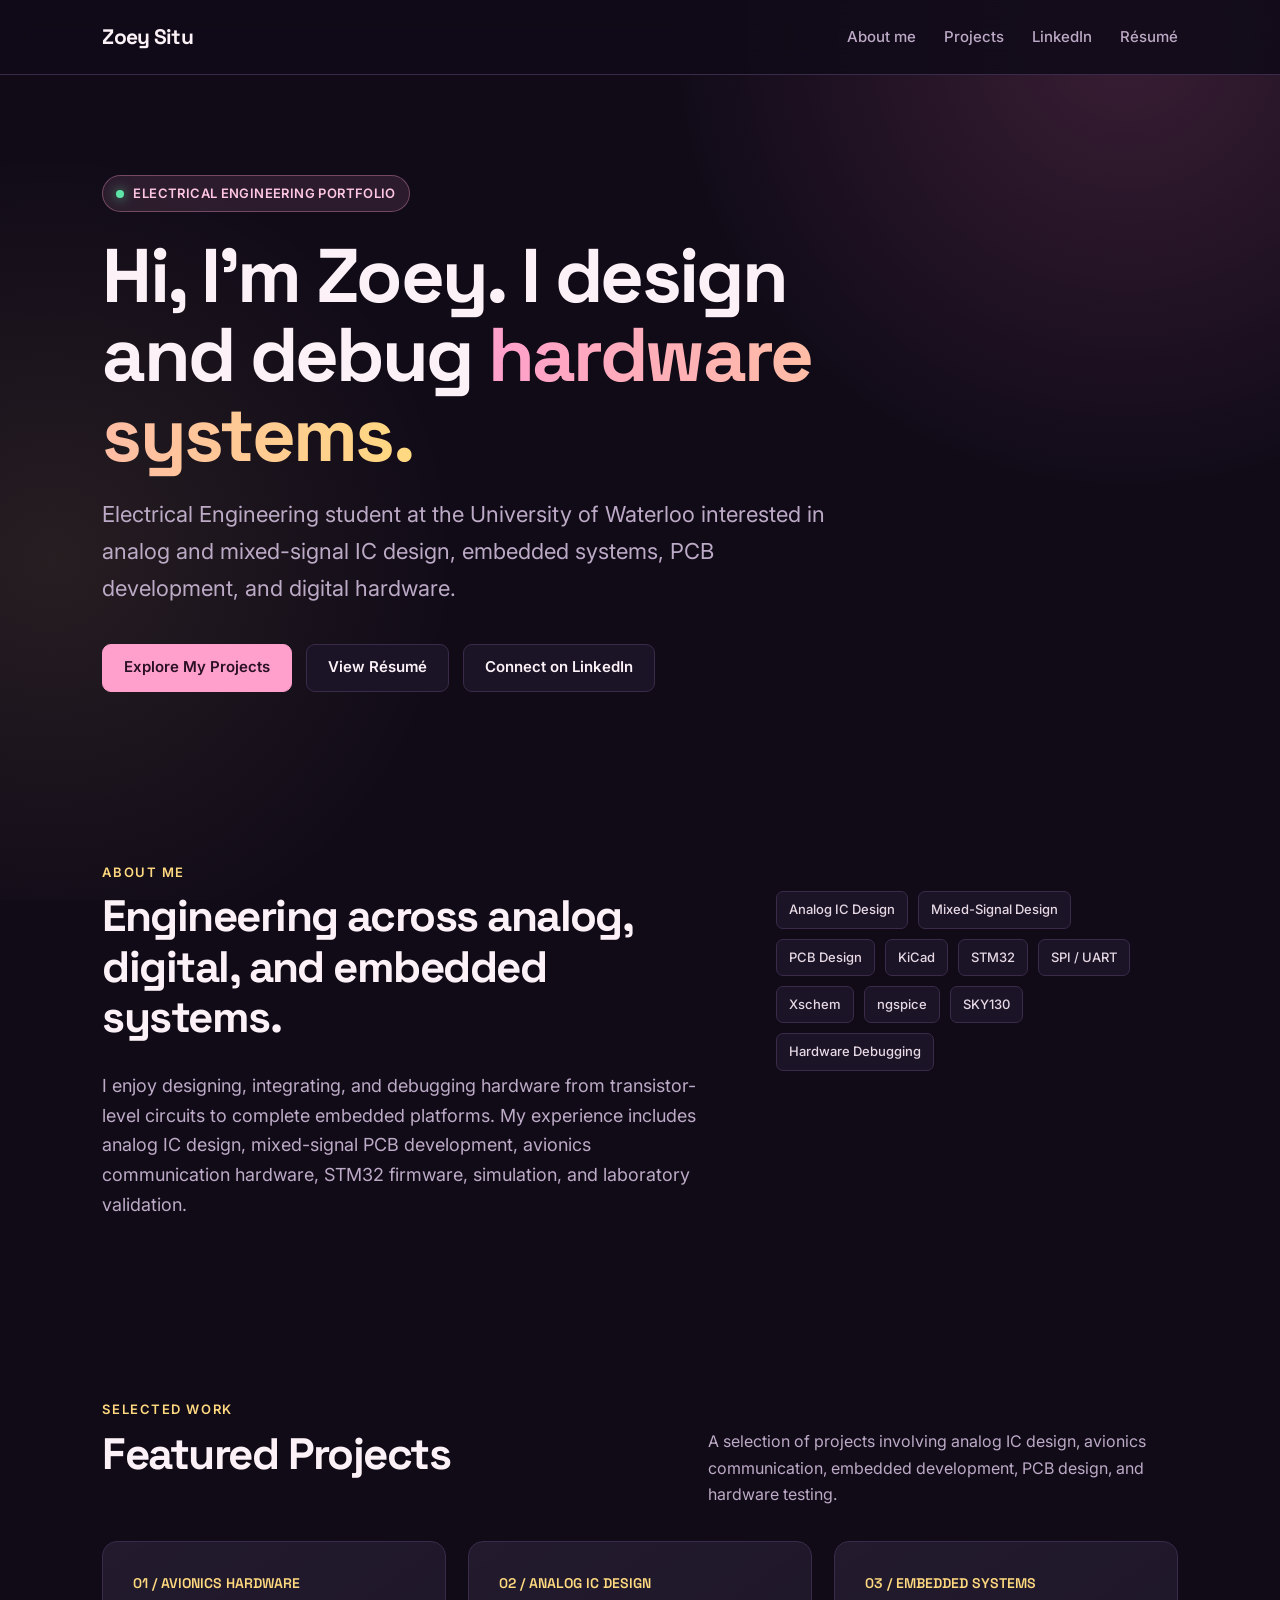
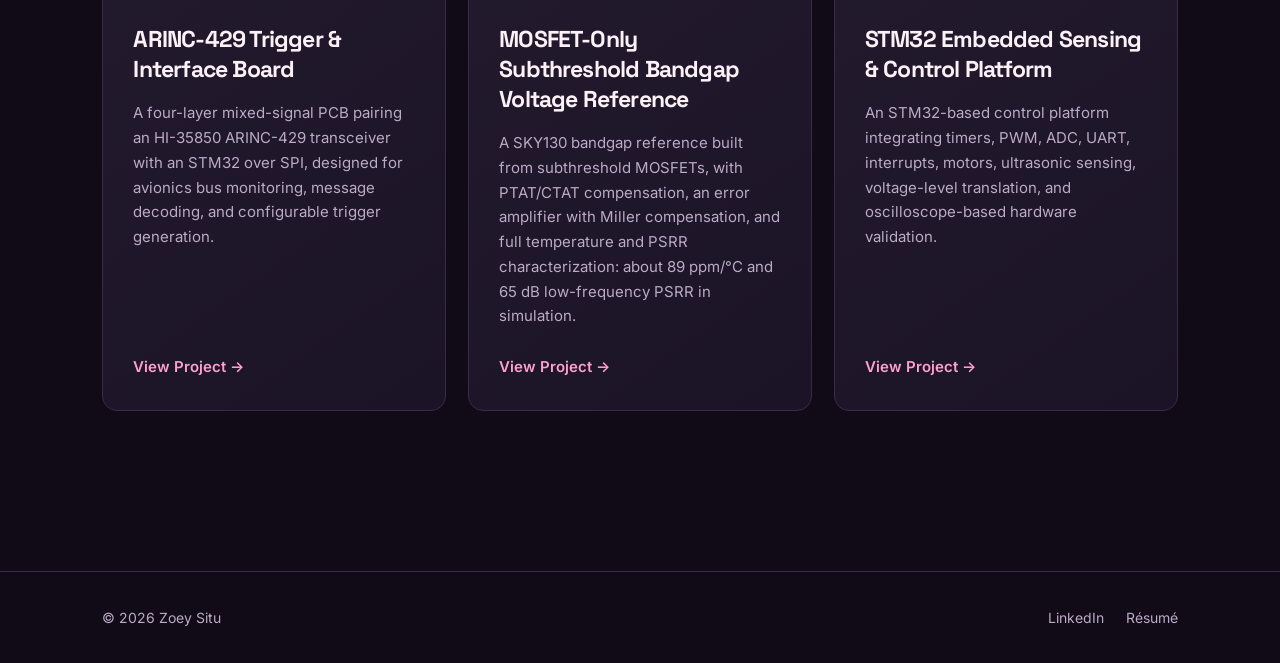
<file: index.html>
<!DOCTYPE html>
<html lang="en" data-theme="pink-yellow">

<head>
  <meta charset="UTF-8">
  <meta name="viewport" content="width=device-width, initial-scale=1.0">

  <meta
    name="description"
    content="Zoey Situ — Electrical Engineering student specializing in analog, mixed-signal, embedded systems, PCB design, and digital hardware."
  >

  <title>Zoey Situ | Electrical Engineering Portfolio</title>

  <!-- Fonts -->
  <link rel="preconnect" href="https://fonts.googleapis.com">
  <link rel="preconnect" href="https://fonts.gstatic.com" crossorigin>
  <link
    href="https://fonts.googleapis.com/css2?family=Inter:wght@400;500;600&family=Space+Grotesk:wght@500;600;700&display=swap"
    rel="stylesheet"
  >

  <!-- Shared styles and colour theme (change data-theme on the <html> tag above) -->
  <link rel="stylesheet" href="styles.css">
</head>

<body class="home">

  <!-- Navigation -->
  <nav>
    <div class="container nav-container">
      <a class="logo" href="index.html">Zoey Situ</a>

      <div class="nav-links">
        <a href="#about">About me</a>
        <a href="#projects">Projects</a>

        <a
          href="https://www.linkedin.com/in/zoeysitu"
          target="_blank"
          rel="noopener noreferrer"
        >
          LinkedIn
        </a>

        <a
          href="Zoey_Situ_Resume.pdf"
          target="_blank"
          rel="noopener noreferrer"
        >
          Résumé
        </a>
      </div>
    </div>
  </nav>

  <main>

    <!-- Hero -->
    <header>
      <div class="container">
        <div class="hero-content">

          <div class="eyebrow">
            <span class="status-dot"></span>
            Electrical Engineering Portfolio
          </div>

          <h1>
            Hi, I'm Zoey.
            I design and debug
            <span class="highlight">hardware systems.</span>
          </h1>

          <p>
            Electrical Engineering student at the University of Waterloo
            interested in analog and mixed-signal IC design, embedded systems,
            PCB development, and digital hardware.
          </p>

          <div class="hero-actions">
            <a class="button button-primary" href="#projects">
              Explore My Projects
            </a>

            <a
              class="button button-secondary"
              href="Zoey_Situ_Resume.pdf"
              target="_blank"
              rel="noopener noreferrer"
            >
              View Résumé
            </a>

            <a
              class="button button-secondary"
              href="https://www.linkedin.com/in/zoeysitu"
              target="_blank"
              rel="noopener noreferrer"
            >
              Connect on LinkedIn
            </a>
          </div>

        </div>
      </div>
    </header>

    <!-- About -->
    <section id="about">
      <div class="container">

        <div class="section-label">About me</div>

        <div class="about-grid">

          <div>
            <h2>Engineering across analog, digital, and embedded systems.</h2>

            <p class="about-text">
              I enjoy designing, integrating, and debugging hardware from
              transistor-level circuits to complete embedded platforms. My
              experience includes analog IC design, mixed-signal PCB development,
              avionics communication hardware, STM32 firmware, simulation, and
              laboratory validation.
            </p>
          </div>

          <div class="skills">
            <span class="skill">Analog IC Design</span>
            <span class="skill">Mixed-Signal Design</span>
            <span class="skill">PCB Design</span>
            <span class="skill">KiCad</span>
            <span class="skill">STM32</span>
            <span class="skill">SPI / UART</span>
            <span class="skill">Xschem</span>
            <span class="skill">ngspice</span>
            <span class="skill">SKY130</span>
            <span class="skill">Hardware Debugging</span>
          </div>

        </div>
      </div>
    </section>

    <!-- Projects -->
    <section id="projects">
      <div class="container">

        <div class="projects-heading">
          <div>
            <div class="section-label">Selected Work</div>
            <h2>Featured Projects</h2>
          </div>

          <p class="projects-intro">
            A selection of projects involving analog IC design, avionics
            communication, embedded development, PCB design, and hardware testing.
          </p>
        </div>

        <div class="projects">

          <!-- ARINC-429 -->
          <article class="card">
            <div class="project-number">01 / AVIONICS HARDWARE</div>

            <h3>ARINC-429 Trigger &amp; Interface Board</h3>

            <p>
              A four-layer mixed-signal PCB pairing an HI-35850 ARINC-429
              transceiver with an STM32 over SPI, designed for avionics bus
              monitoring, message decoding, and configurable trigger generation.
            </p>

            <a href="arinc-429.html">
              View Project →
            </a>
          </article>

          <!-- Bandgap reference -->
          <article class="card">
            <div class="project-number">02 / ANALOG IC DESIGN</div>

            <h3>MOSFET-Only Subthreshold Bandgap Voltage Reference</h3>

            <p>
              A SKY130 bandgap reference built from subthreshold MOSFETs, with
              PTAT/CTAT compensation, an error amplifier with Miller
              compensation, and full temperature and PSRR characterization:
              about 89 ppm/°C and 65 dB low-frequency PSRR in simulation.
            </p>

            <a href="bandgap-reference.html">
              View Project →
            </a>
          </article>

          <!-- Embedded systems -->
          <article class="card">
            <div class="project-number">03 / EMBEDDED SYSTEMS</div>

            <h3>STM32 Embedded Sensing &amp; Control Platform</h3>

            <p>
              An STM32-based control platform integrating timers, PWM, ADC,
              UART, interrupts, motors, ultrasonic sensing, voltage-level
              translation, and oscilloscope-based hardware validation.
            </p>

            <a href="embedded-systems.html">
              View Project →
            </a>
          </article>

        </div>
      </div>
    </section>

  </main>

  <!-- Footer -->
  <footer>
    <div class="container footer-content">

      <span>© 2026 Zoey Situ</span>

      <div class="footer-links">
        <a
          href="https://www.linkedin.com/in/zoeysitu"
          target="_blank"
          rel="noopener noreferrer"
        >
          LinkedIn
        </a>

        <a
          href="Zoey_Situ_Resume.pdf"
          target="_blank"
          rel="noopener noreferrer"
        >
          Résumé
        </a>
      </div>

    </div>
  </footer>

</body>
</html>
</file>
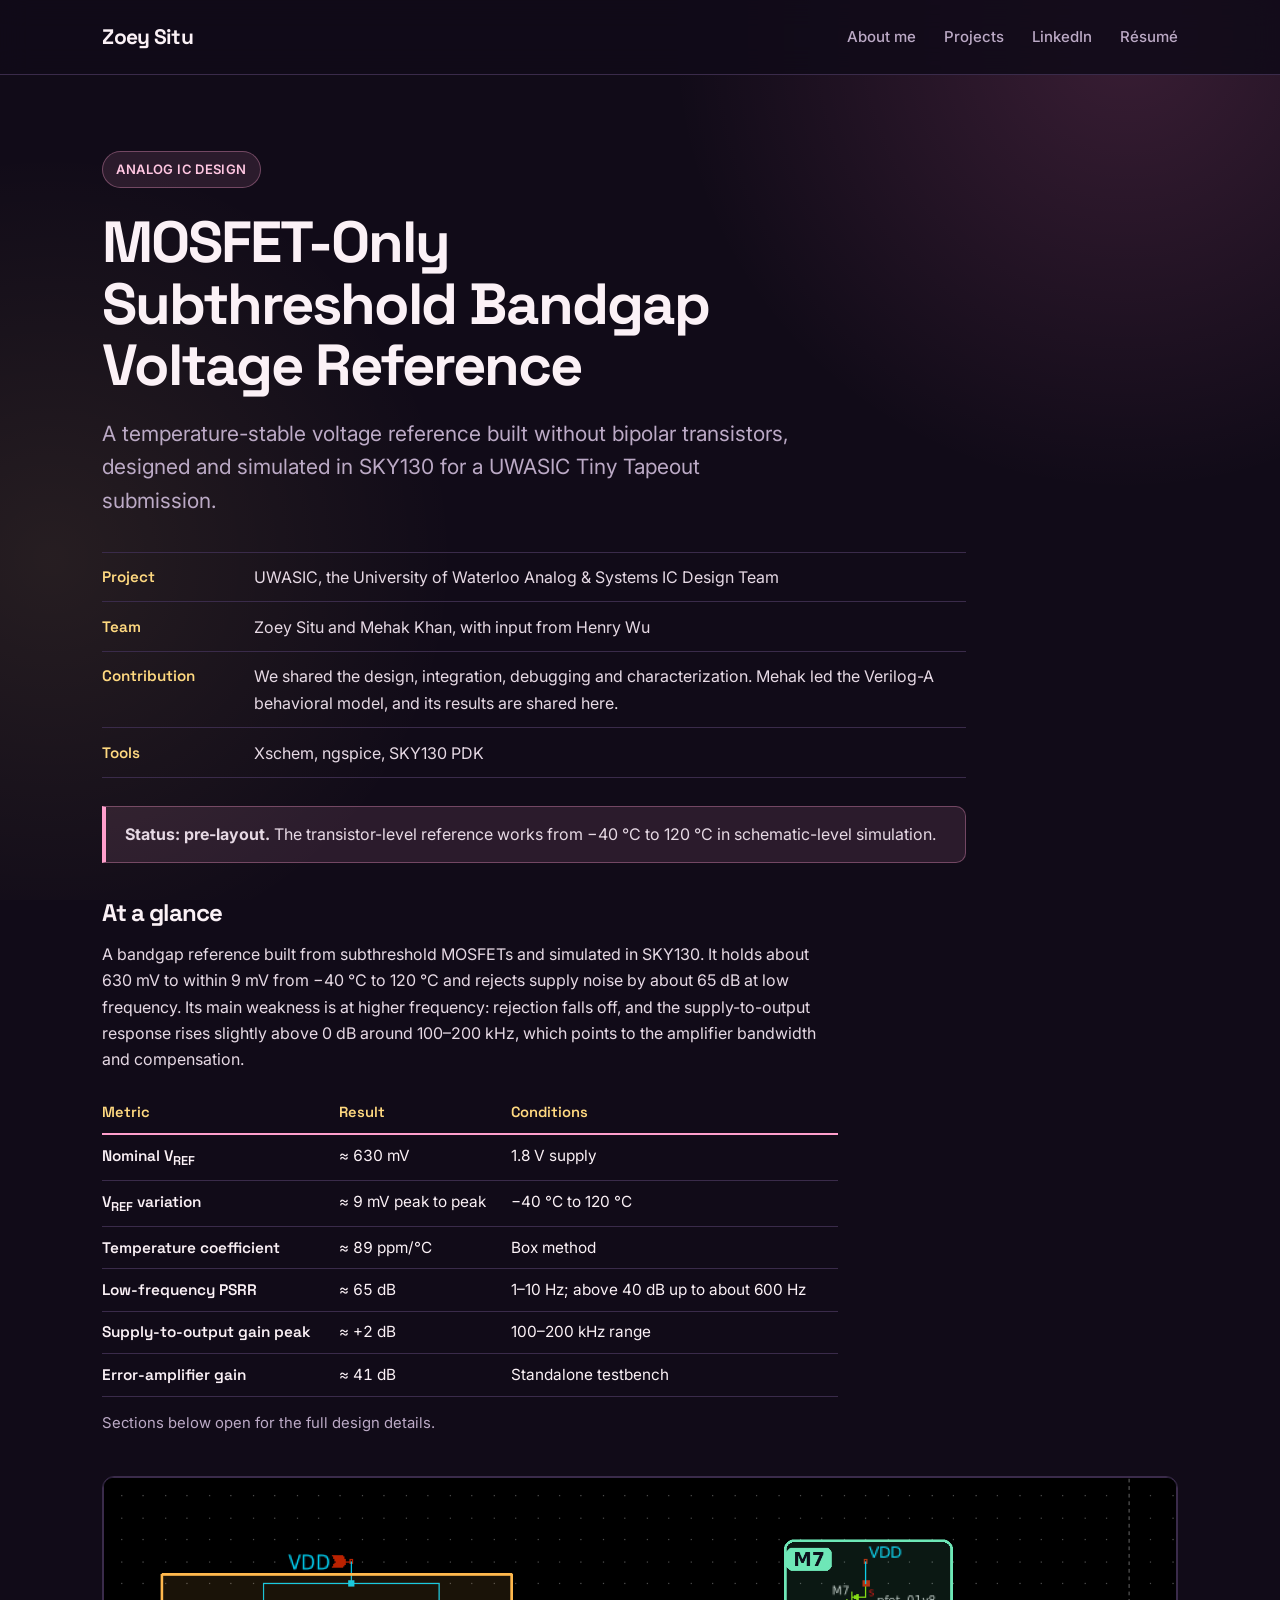
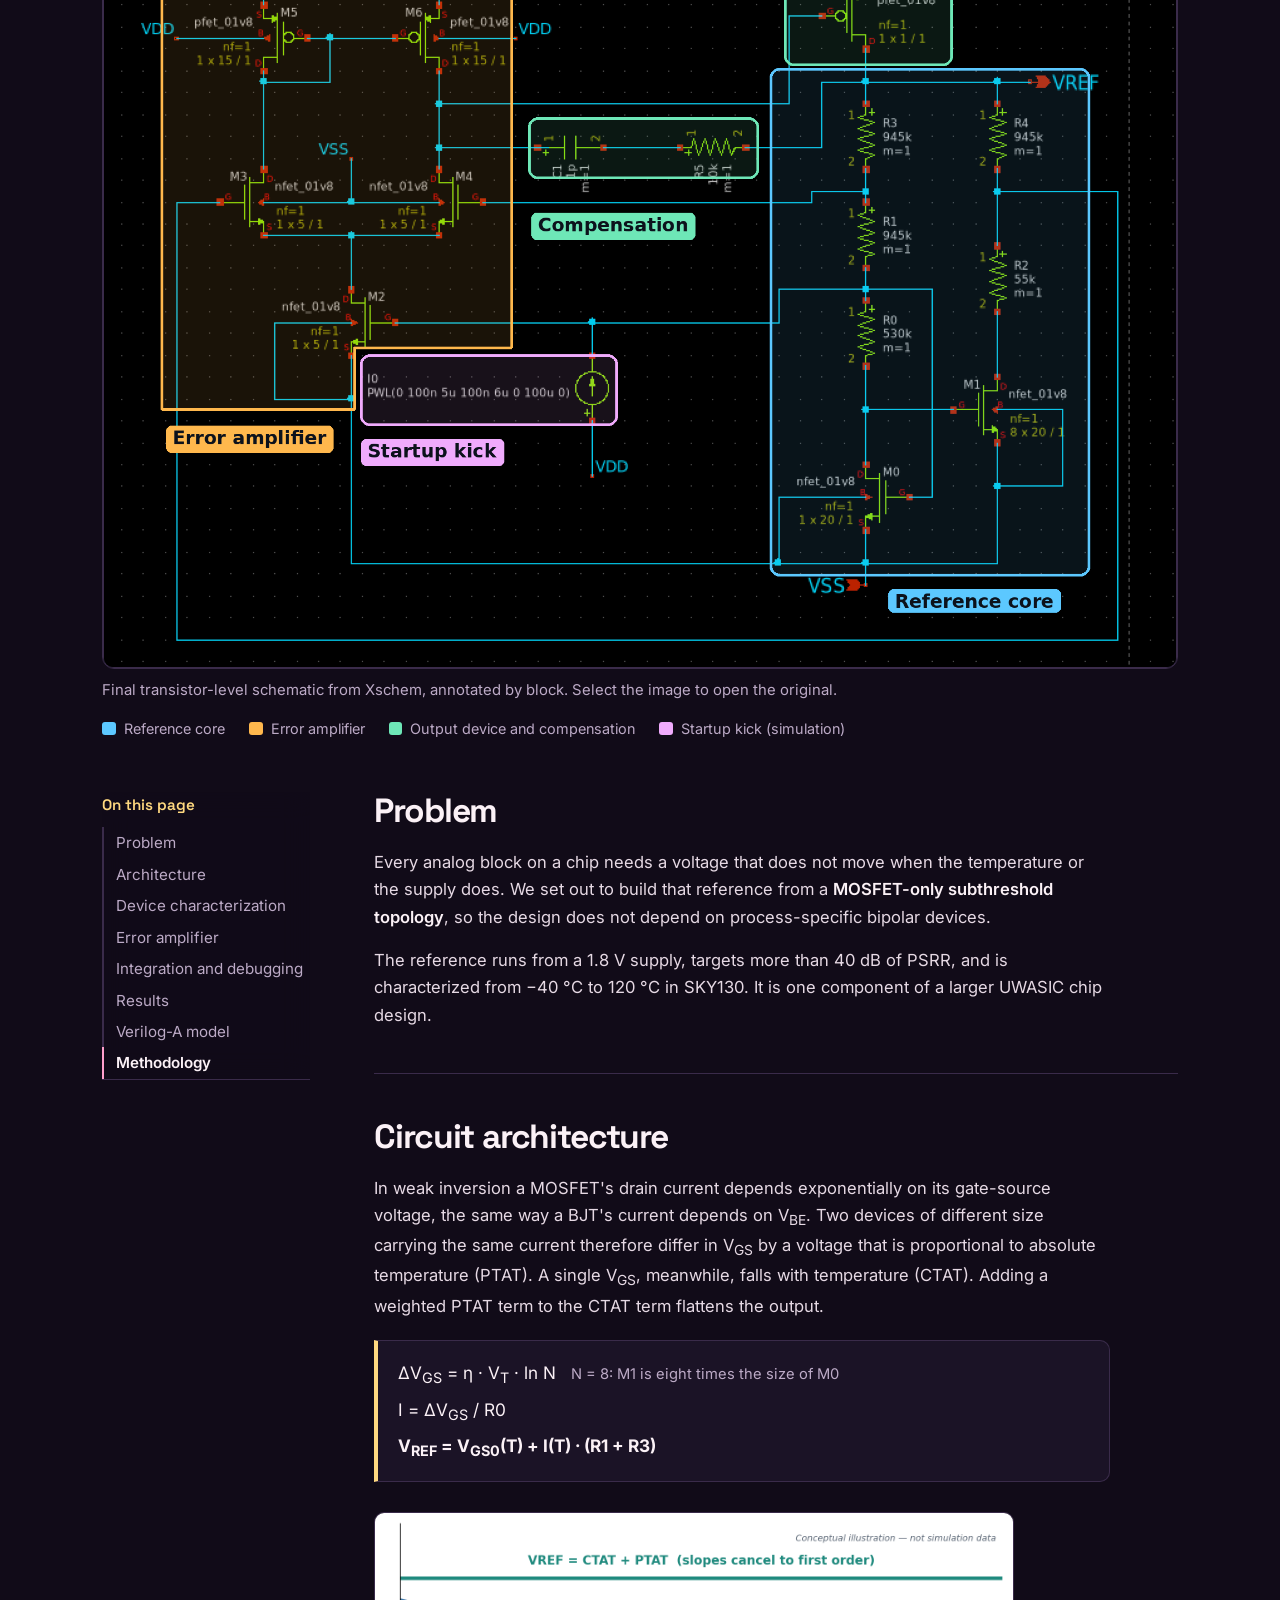
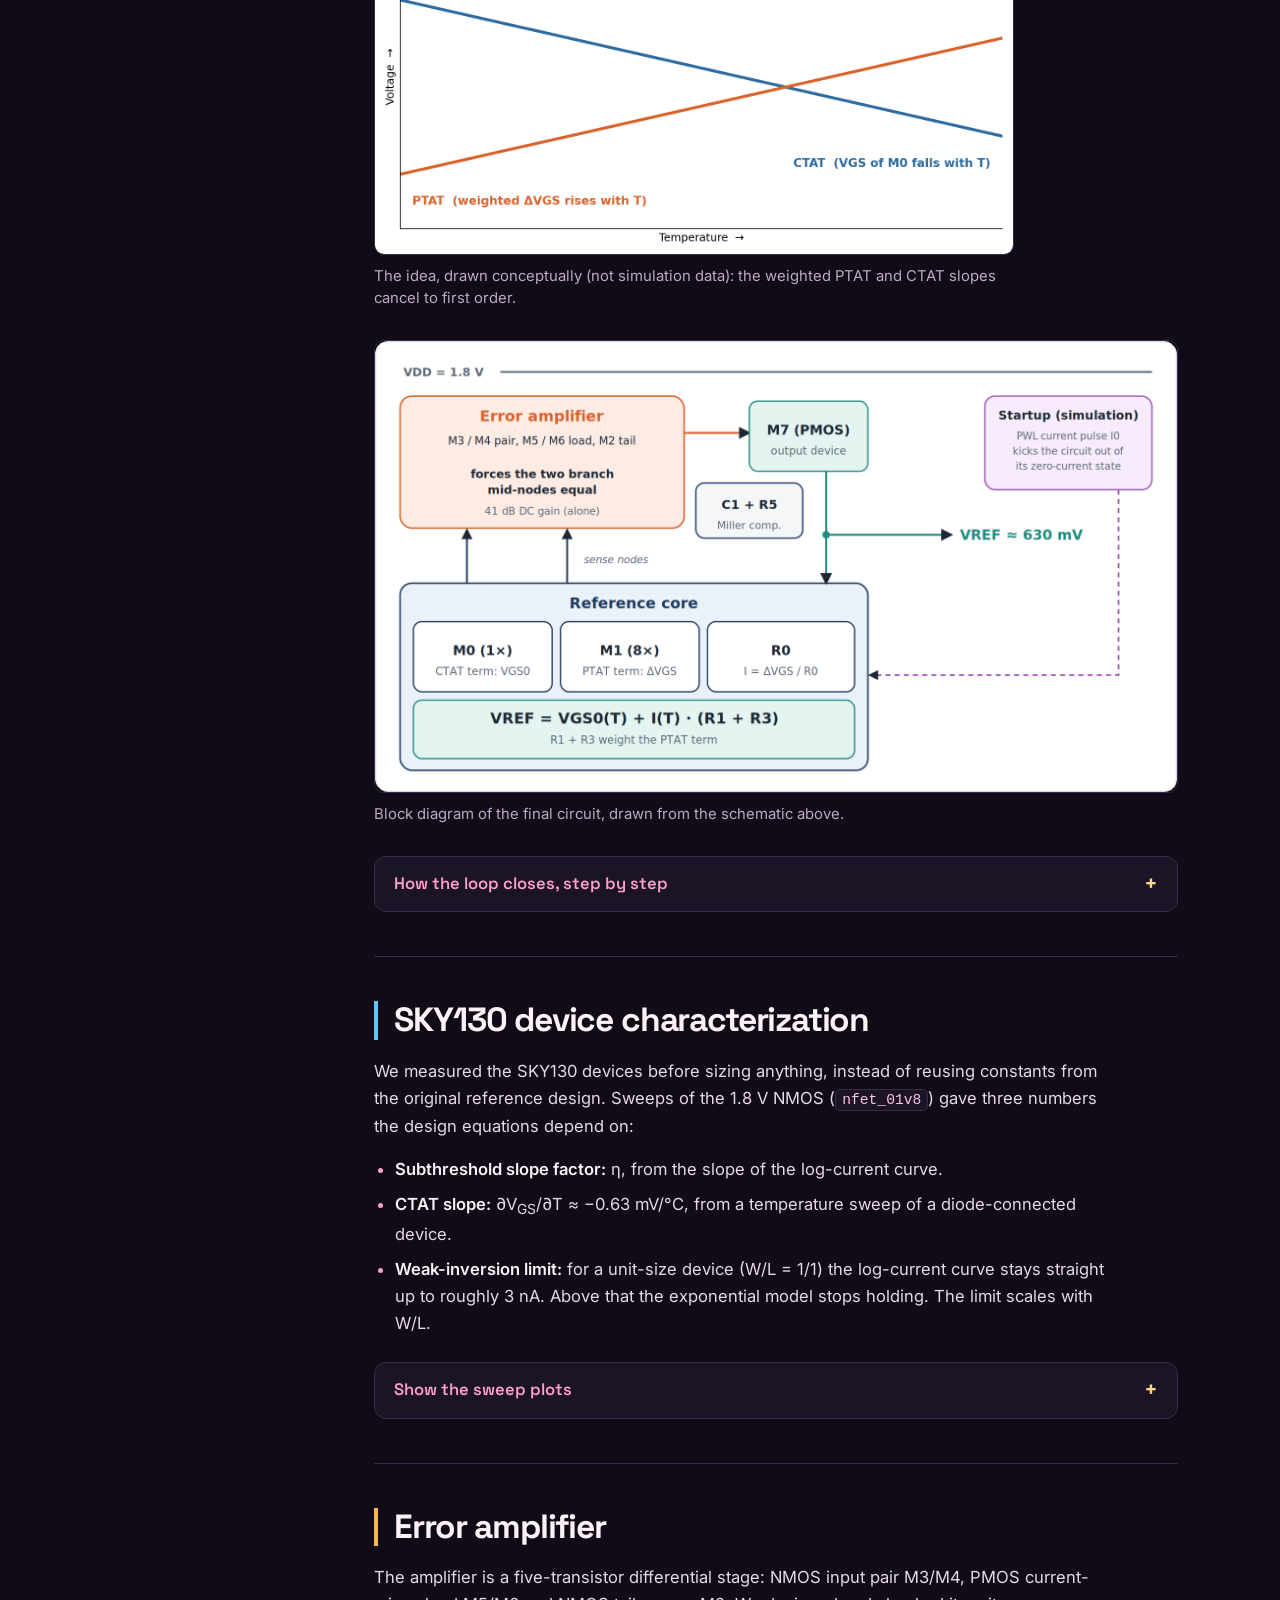
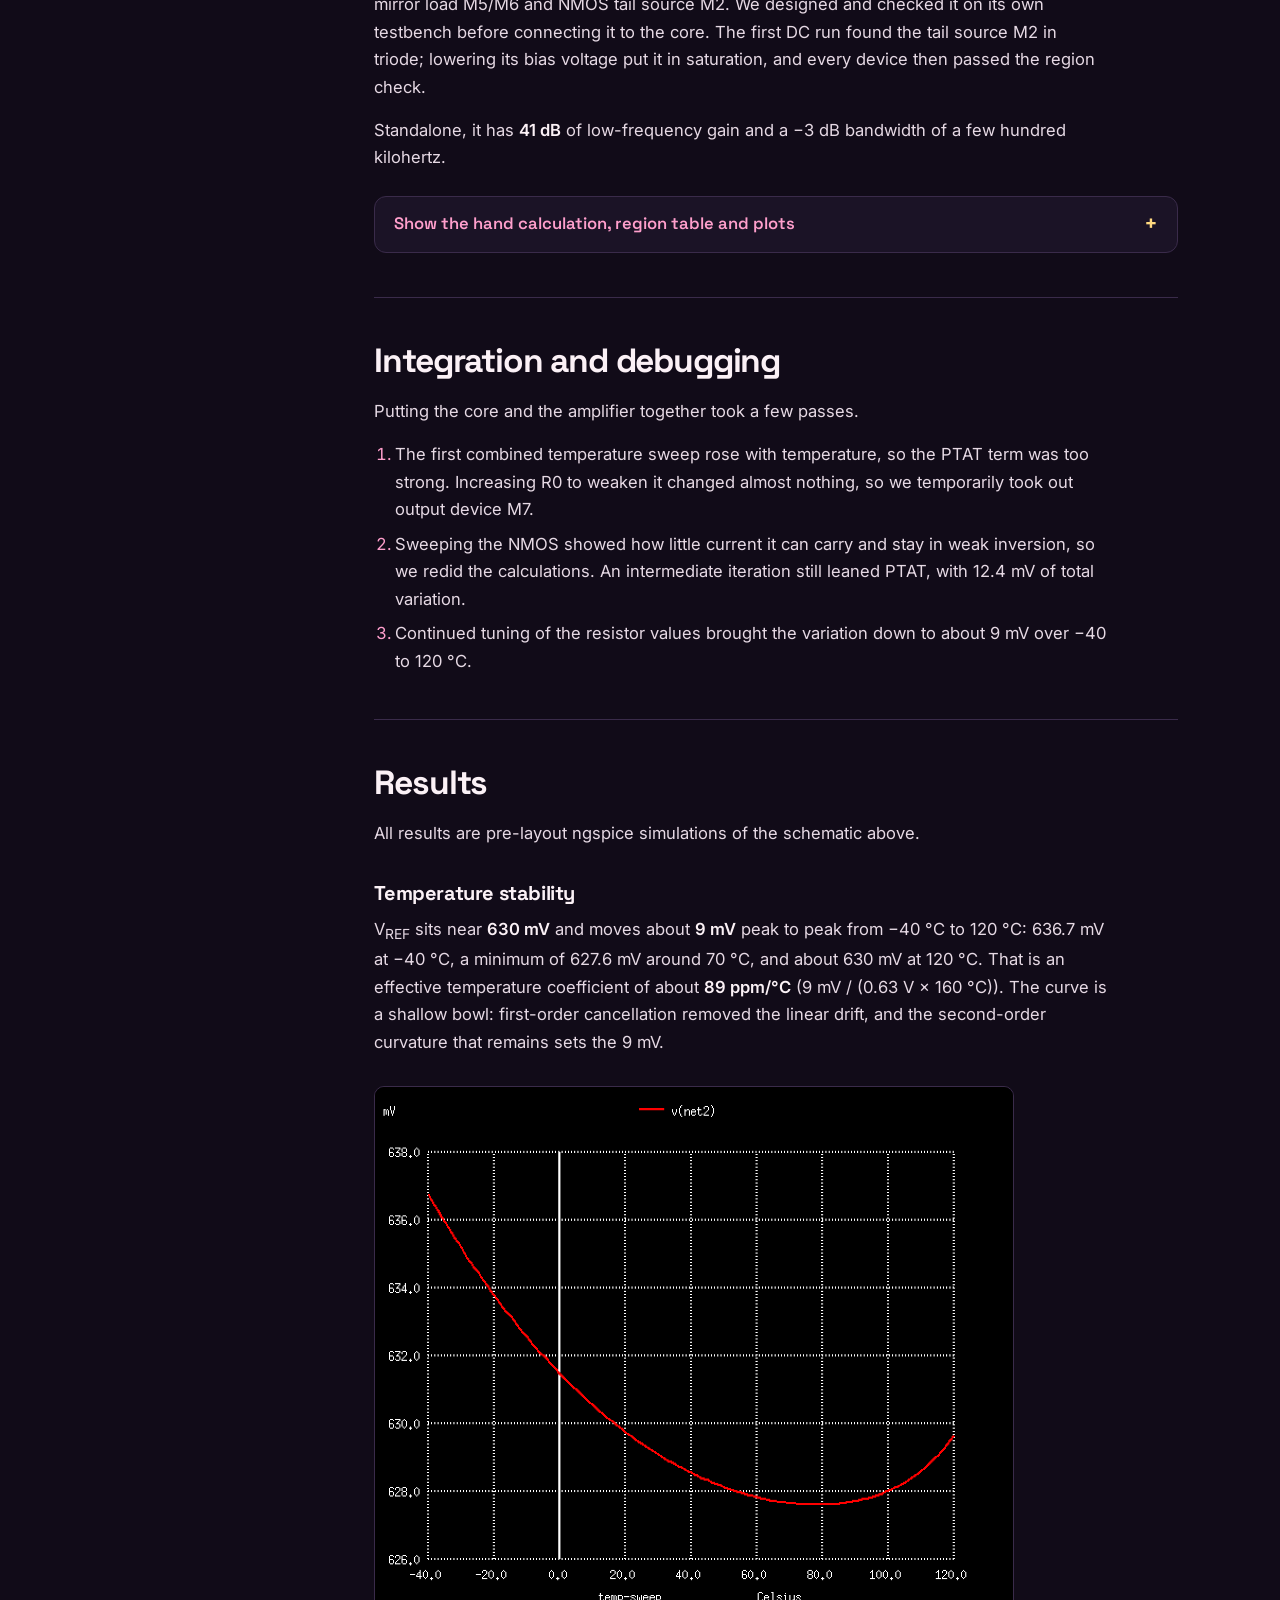
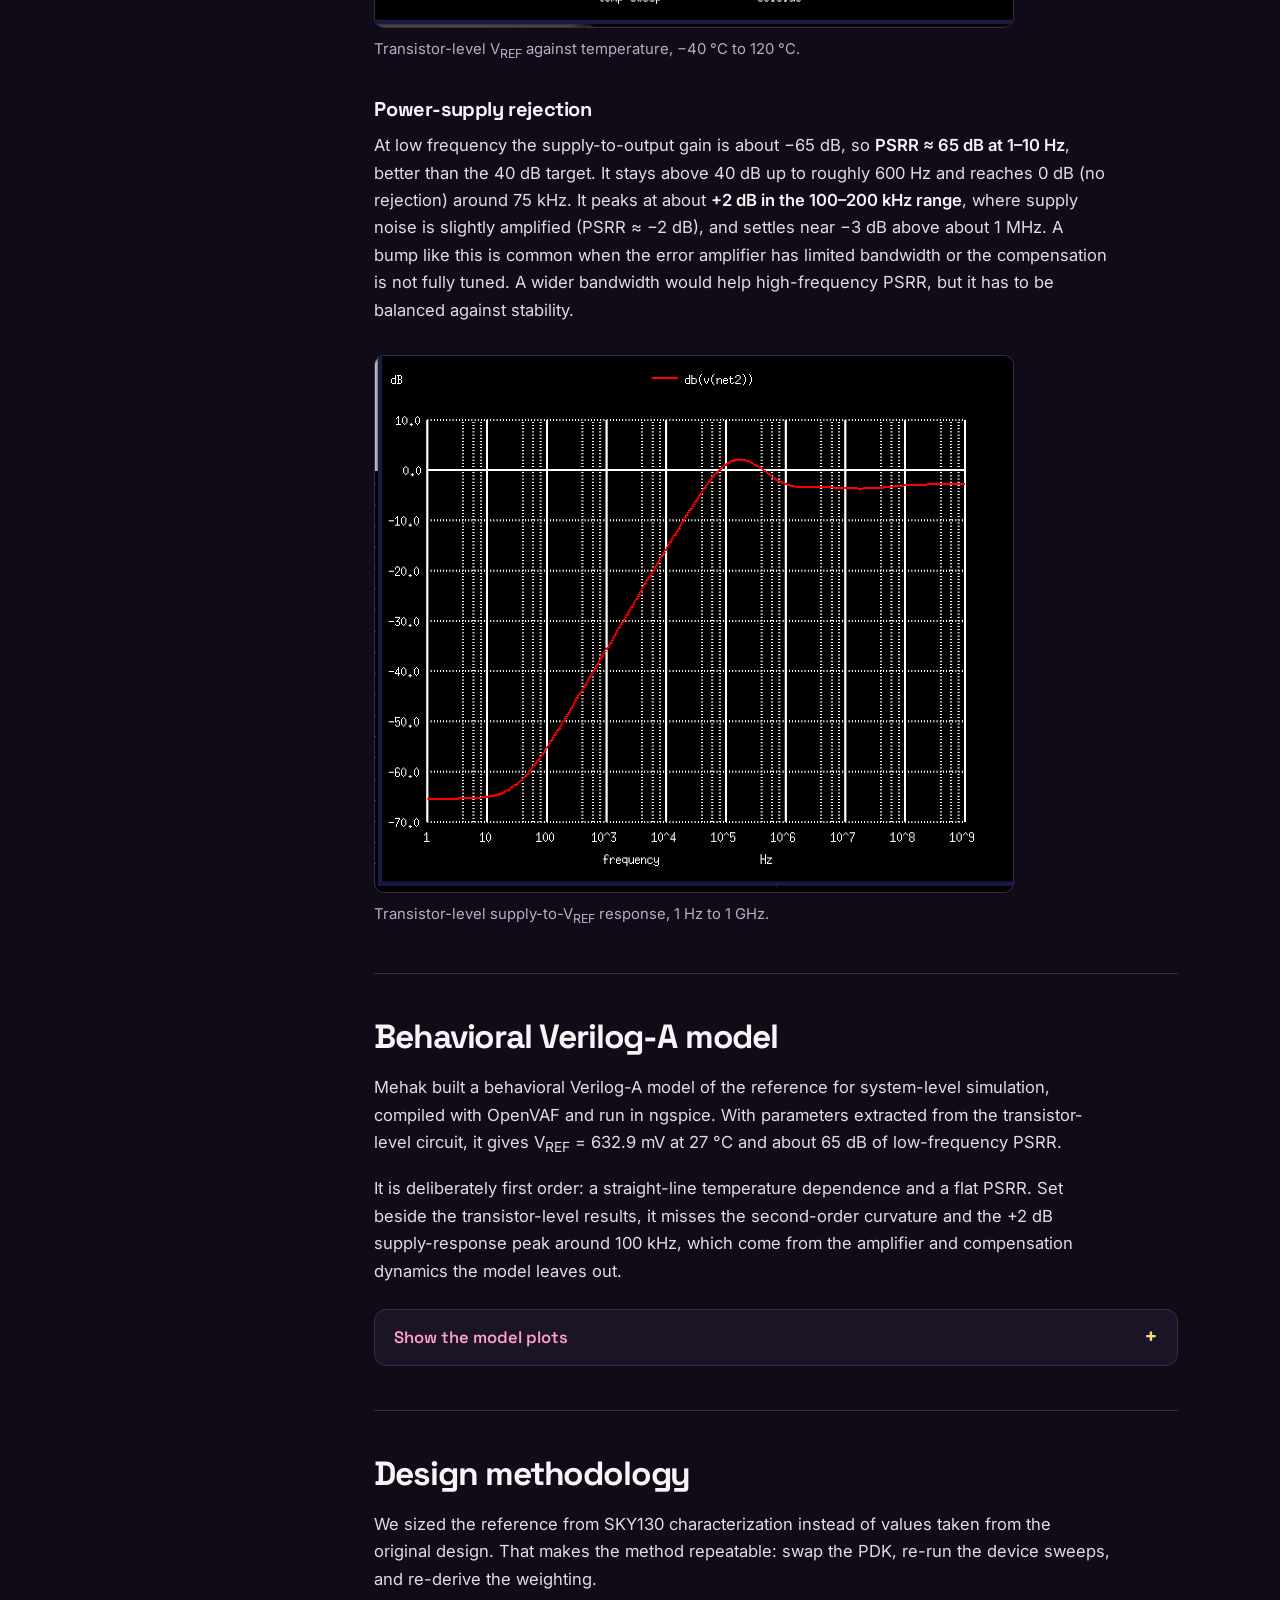
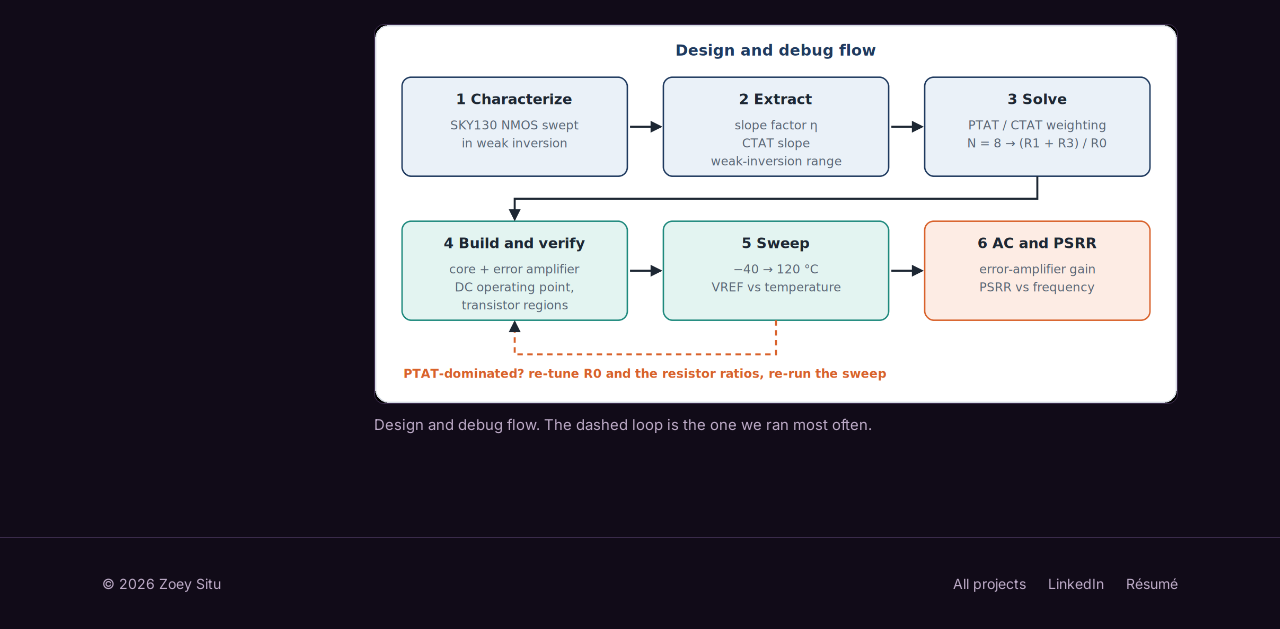
<file: bandgap-reference.html>
<!DOCTYPE html>
<html lang="en" data-theme="pink-yellow">
<head>
  <meta charset="utf-8">
  <meta name="viewport" content="width=device-width, initial-scale=1">
  <title>MOSFET-Only Subthreshold Bandgap Reference | Zoey Situ</title>
  <meta name="description" content="A MOSFET-only subthreshold bandgap voltage reference in SKY130 for a UWASIC Tiny Tapeout submission: about 630&nbsp;mV output, roughly 89&nbsp;ppm/°C from −40 to 120&nbsp;°C, and 65&nbsp;dB low-frequency PSRR in simulation.">
  <meta property="og:title" content="MOSFET-Only Subthreshold Bandgap Reference | Zoey Situ">
  <meta property="og:description" content="Analog IC design in SKY130: a bandgap reference built from subthreshold MOSFETs, with an error amplifier, Miller compensation and full temperature and PSRR characterization.">
  <meta property="og:type" content="article">
  <meta property="og:image" content="images/bandgap-final-schematic-annotated.png">

  <link rel="preconnect" href="https://fonts.googleapis.com">
  <link rel="preconnect" href="https://fonts.gstatic.com" crossorigin>
  <link href="https://fonts.googleapis.com/css2?family=Inter:wght@400;500;600&family=Space+Grotesk:wght@500;600;700&display=swap" rel="stylesheet">
  <link rel="stylesheet" href="styles.css">
</head>
<body class="project">

<nav>
  <div class="container nav-container">
    <a class="logo" href="index.html">Zoey Situ</a>
    <div class="nav-links">
      <a href="index.html#about">About me</a>
      <a href="index.html#projects">Projects</a>
      <a href="https://www.linkedin.com/in/zoeysitu" target="_blank" rel="noopener noreferrer">LinkedIn</a>
      <a href="Zoey_Situ_Resume.pdf" target="_blank" rel="noopener noreferrer">Résumé</a>
    </div>
  </div>
</nav>

<main class="container">

  <!-- ===================== HERO ===================== -->
  <section class="hero" id="overview" aria-labelledby="title">
    <div class="eyebrow">Analog IC Design</div>
    <h1 id="title">MOSFET-Only Subthreshold Bandgap Voltage Reference</h1>
    <p class="lede">A temperature-stable voltage reference built without bipolar transistors, designed and simulated in SKY130 for a UWASIC Tiny Tapeout submission.</p>

    <dl class="facts">
      <div><dt>Project</dt><dd>UWASIC, the University of Waterloo Analog &amp; Systems IC Design Team</dd></div>
      <div><dt>Team</dt><dd>Zoey Situ and Mehak Khan, with input from Henry Wu</dd></div>
      <div><dt>Contribution</dt><dd>We shared the design, integration, debugging and characterization. Mehak led the Verilog-A behavioral model, and its results are shared here.</dd></div>
      <div><dt>Tools</dt><dd>Xschem, ngspice, SKY130 PDK</dd></div>
    </dl>

    <p class="status"><strong>Status: pre-layout.</strong> The transistor-level reference works from −40&nbsp;°C to 120&nbsp;°C in schematic-level simulation.</p>

    <div class="glance">
      <h2>At a glance</h2>
      <p>A bandgap reference built from subthreshold MOSFETs and simulated in SKY130. It holds about 630&nbsp;mV to within 9&nbsp;mV from −40&nbsp;°C to 120&nbsp;°C and rejects supply noise by about 65&nbsp;dB at low frequency. Its main weakness is at higher frequency: rejection falls off, and the supply-to-output response rises slightly above 0&nbsp;dB around 100–200&nbsp;kHz, which points to the amplifier bandwidth and compensation.</p>
      <div class="table-wrap">
        <table class="results">
          <thead><tr><th scope="col">Metric</th><th scope="col" class="num">Result</th><th scope="col">Conditions</th></tr></thead>
          <tbody>
            <tr><th scope="row">Nominal V<sub>REF</sub></th><td class="num">≈ 630&nbsp;mV</td><td>1.8&nbsp;V supply</td></tr>
            <tr><th scope="row">V<sub>REF</sub> variation</th><td class="num">≈ 9&nbsp;mV peak to peak</td><td>−40&nbsp;°C to 120&nbsp;°C</td></tr>
            <tr><th scope="row">Temperature coefficient</th><td class="num">≈ 89&nbsp;ppm/°C</td><td>Box method</td></tr>
            <tr><th scope="row">Low-frequency PSRR</th><td class="num">≈ 65&nbsp;dB</td><td>1–10&nbsp;Hz; above 40&nbsp;dB up to about 600&nbsp;Hz</td></tr>
            <tr><th scope="row">Supply-to-output gain peak</th><td class="num">≈ +2&nbsp;dB</td><td>100–200&nbsp;kHz range</td></tr>
            <tr><th scope="row">Error-amplifier gain</th><td class="num">≈ 41&nbsp;dB</td><td>Standalone testbench</td></tr>
          </tbody>
        </table>
      </div>
      <p class="hint">Sections below open for the full design details.</p>
    </div>

    <figure class="schematic">
      <a href="images/bandgap-final-schematic.png" aria-label="Open the full-size schematic without annotations">
        <img src="images/bandgap-final-schematic-annotated.png" width="1952" height="1438" alt="Final Xschem schematic of the bandgap reference, with four regions outlined: the error amplifier (M2 to M6), output device M7, the Miller compensation network C1 and R5, the reference core (M0, M1 and resistors R0 to R4), and the startup current source I0.">
      </a>
      <figcaption>Final transistor-level schematic from Xschem, annotated by block. Select the image to open the original.</figcaption>
      <ul class="legend" aria-label="Schematic colour key">
        <li><i class="c-core"></i>Reference core</li>
        <li><i class="c-amp"></i>Error amplifier</li>
        <li><i class="c-out"></i>Output device and compensation</li>
        <li><i class="c-start"></i>Startup kick (simulation)</li>
      </ul>
    </figure>
  </section>

  <div class="layout">

    <nav class="toc" aria-label="On this page">
      <p>On this page</p>
      <ol>
        <li><a href="#problem">Problem</a></li>
        <li><a href="#architecture">Architecture</a></li>
        <li><a href="#characterization">Device characterization</a></li>
        <li><a href="#error-amplifier">Error amplifier</a></li>
        <li><a href="#debugging">Integration and debugging</a></li>
        <li><a href="#results">Results</a></li>
        <li><a href="#verilog-a">Verilog-A model</a></li>
        <li><a href="#methodology">Methodology</a></li>
      </ol>
    </nav>

    <article class="article">

      <!-- ===================== PROBLEM ===================== -->
      <section id="problem" aria-labelledby="h-problem">
        <h2 id="h-problem">Problem</h2>
        <p>Every analog block on a chip needs a voltage that does not move when the temperature or the supply does. We set out to build that reference from a <strong>MOSFET-only subthreshold topology</strong>, so the design does not depend on process-specific bipolar devices.</p>
        <p>The reference runs from a 1.8&nbsp;V supply, targets more than 40&nbsp;dB of PSRR, and is characterized from −40&nbsp;°C to 120&nbsp;°C in SKY130. It is one component of a larger UWASIC chip design.</p>
      </section>

      

      <!-- ===================== ARCHITECTURE ===================== -->
      <section id="architecture" aria-labelledby="h-arch">
        <h2 id="h-arch">Circuit architecture</h2>
        <p>In weak inversion a MOSFET's drain current depends exponentially on its gate-source voltage, the same way a BJT's current depends on V<sub>BE</sub>. Two devices of different size carrying the same current therefore differ in V<sub>GS</sub> by a voltage that is proportional to absolute temperature (PTAT). A single V<sub>GS</sub>, meanwhile, falls with temperature (CTAT). Adding a weighted PTAT term to the CTAT term flattens the output.</p>
        <div class="eq" role="group" aria-label="Design equations">
          ΔV<sub>GS</sub> = η · V<sub>T</sub> · ln N &nbsp;&nbsp;<span class="note">N = 8: M1 is eight times the size of M0</span><br>
          I = ΔV<sub>GS</sub> / R0<br>
          <b>V<sub>REF</sub> = V<sub>GS0</sub>(T) + I(T) · (R1 + R3)</b>
        </div>
        <figure class="narrow">
          <img src="images/ptat-ctat-concept.png" width="1440" height="768" alt="Conceptual plot: a falling CTAT line and a rising PTAT line sum to a flat VREF line.">
          <figcaption>The idea, drawn conceptually (not simulation data): the weighted PTAT and CTAT slopes cancel to first order.</figcaption>
        </figure>
        <figure>
          <img src="images/bandgap-architecture.png" width="1632" height="918" alt="Block diagram: an error amplifier senses the two branch mid-nodes of the reference core and drives output device M7, which supplies the core and sets VREF. A Miller compensation network connects the amplifier output to VREF, and a startup current source injects into the core.">
          <figcaption>Block diagram of the final circuit, drawn from the schematic above.</figcaption>
        </figure>
        <details class="more">
          <summary>How the loop closes, step by step</summary>
          <div class="more-body">
            <ul>
          <li>Two branches hang from the V<sub>REF</sub> node. The left branch is R3, R1, R0 and M0. The right branch is R4, R2 and M1, where M1 is eight times the size of M0.</li>
          <li>The error amplifier compares the mid-nodes of the two branches (the R3/R1 and R4/R2 junctions). Because R3 = R4, forcing those nodes equal forces the two branch currents equal.</li>
          <li>The amplifier's output drives PMOS M7, which supplies both branches from VDD. V<sub>REF</sub> is M7's drain.</li>
          <li>With equal currents, M0 and M1 differ in V<sub>GS</sub> by ΔV<sub>GS</sub>. R0 turns that into the PTAT current, and R1 + R3 turn the current back into a voltage that adds to V<sub>GS0</sub>.</li>
          <li>A capacitor (C1) in series with a resistor (R5) links the amplifier output to V<sub>REF</sub> for Miller compensation.</li>
          <li>The circuit has a zero-current state, so in simulation a short current pulse (I0) kicks it out of that state.</li>
        </ul>
          </div>
        </details>
      </section>

      <!-- ===================== CHARACTERIZATION ===================== -->
      <section id="characterization" aria-labelledby="h-char">
        <h2 class="mark mark--core" id="h-char">SKY130 device characterization</h2>
        <p>We measured the SKY130 devices before sizing anything, instead of reusing constants from the original reference design. Sweeps of the 1.8&nbsp;V NMOS (<code>nfet_01v8</code>) gave three numbers the design equations depend on:</p>
        <ul>
          <li><strong>Subthreshold slope factor:</strong> η, from the slope of the log-current curve.</li>
          <li><strong>CTAT slope:</strong> ∂V<sub>GS</sub>/∂T ≈ −0.63&nbsp;mV/°C, from a temperature sweep of a diode-connected device.</li>
          <li><strong>Weak-inversion limit:</strong> for a unit-size device (W/L = 1/1) the log-current curve stays straight up to roughly 3&nbsp;nA. Above that the exponential model stops holding. The limit scales with W/L.</li>
        </ul>
        <details class="more">
          <summary>Show the sweep plots</summary>
          <div class="more-body">
            <figure>
          <img src="images/subthreshold-characterization.png" width="1600" height="710" alt="Two plots from ngspice. Left: log of drain current against gate voltage for an NMOS, used to extract the slope factor. Right: log drain current against gate voltage for a W/L = 1/1 device, used to find where the weak-inversion region ends.">
          <figcaption>Subthreshold sweeps of <code>nfet_01v8</code>. Left: slope-factor extraction. Right: the straight, exponential region and where it ends for a unit-size device.</figcaption>
        </figure>
          </div>
        </details>
      </section>

      <!-- ===================== ERROR AMPLIFIER ===================== -->
      <section id="error-amplifier" aria-labelledby="h-amp">
        <h2 class="mark mark--amp" id="h-amp">Error amplifier</h2>
        <p>The amplifier is a five-transistor differential stage: NMOS input pair M3/M4, PMOS current-mirror load M5/M6 and NMOS tail source M2. We designed and checked it on its own testbench before connecting it to the core. The first DC run found the tail source M2 in triode; lowering its bias voltage put it in saturation, and every device then passed the region check.</p>
        <p>Standalone, it has <strong>41&nbsp;dB</strong> of low-frequency gain and a −3&nbsp;dB bandwidth of a few hundred kilohertz.</p>
        <details class="more">
          <summary>Show the hand calculation, region table and plots</summary>
          <div class="more-body">
            <h3>Hand calculation</h3>
            <ol class="steps">
          <li>Identify the nodes: the inputs are the gates of M3 and M4, and the output is the drain of M6, which drives the gate of M7.</li>
          <li>Pick a design point of 1.8&nbsp;V supply, about 10&nbsp;µA of tail current and roughly 150&nbsp;mV of overdrive, so each side carries 5&nbsp;µA and g<sub>m</sub> = 2I<sub>D</sub>/V<sub>ov</sub> ≈ 67&nbsp;µS.</li>
          <li>Start with L = 1&nbsp;µm and estimate gain from A<sub>v</sub> ≈ g<sub>m</sub>r<sub>o</sub>, aiming for 40 to 60&nbsp;dB.</li>
          <li>Check that every device stays in saturation, then move to simulation.</li>
        </ol>
            <h3>Transistor regions</h3>
            <div class="table-wrap">
          <table class="results">
            <caption>Transistor regions in the standalone testbench (values from ngspice, rounded)</caption>
            <thead><tr><th scope="col">Device</th><th scope="col" class="num">V<sub>DS</sub></th><th scope="col" class="num">V<sub>DS,sat</sub></th><th scope="col">Region</th></tr></thead>
            <tbody>
              <tr><th scope="row">M2, first bias</th><td class="num">≈ 3&nbsp;mV</td><td class="num">≈ 112&nbsp;mV</td><td>Triode (fails)</td></tr>
              <tr><th scope="row">M2, V<sub>BIAS</sub> = 0.5&nbsp;V</th><td class="num">≈ 69&nbsp;mV</td><td class="num">≈ 41&nbsp;mV</td><td>Saturation</td></tr>
              <tr><th scope="row">M3, M4</th><td class="num">≈ 0.95&nbsp;V</td><td class="num">≈ 40&nbsp;mV</td><td>Saturation</td></tr>
              <tr><th scope="row">M5, M6</th><td class="num">≈ 0.78&nbsp;V</td><td class="num">≈ 43&nbsp;mV</td><td>Saturation</td></tr>
            </tbody>
          </table>
        </div>
            <h3>DC transfer and AC response</h3>
            <p>A DC sweep of one input around 500&nbsp;mV moved the output from about 1.7&nbsp;V down to about 0.1&nbsp;V, a slope near −105&nbsp;V/V, or about 40&nbsp;dB. The AC response confirmed it.</p>
            <figure class="dark narrow">
          <img src="images/error-amp-dc-transfer.png" width="1209" height="1021" alt="ngspice DC transfer plot: amplifier output voltage falls from about 1.7 volts to about 0.1 volts as one input is swept from 490 to 510 millivolts.">
          <figcaption>DC transfer: output against differential input, swept 490–510&nbsp;mV around 500&nbsp;mV.</figcaption>
        </figure>
            <figure>
          <img src="images/error-amp-bode.png" width="1600" height="704" alt="Bode plots of the standalone error amplifier: gain of about 41&nbsp;dB rolling off from a few hundred kilohertz, and the matching phase in radians.">
          <figcaption>AC response of the standalone amplifier: gain in dB (left) and phase in radians (right), 1&nbsp;Hz to 1&nbsp;GHz.</figcaption>
        </figure>
            <p class="callout">The standalone testbench biases M2 from a DC source. In the full reference, M2 shares its gate node with core device M0, so the amplifier is biased by the core. The standalone numbers are a starting point, not the amplifier's in-circuit behavior.</p>
          </div>
        </details>
      </section>

      <!-- ===================== DEBUGGING ===================== -->
      <section id="debugging" aria-labelledby="h-debug">
        <h2 id="h-debug">Integration and debugging</h2>
        <p>Putting the core and the amplifier together took a few passes.</p>
        <ol class="steps">
          <li>The first combined temperature sweep rose with temperature, so the PTAT term was too strong. Increasing R0 to weaken it changed almost nothing, so we temporarily took out output device M7.</li>
          <li>Sweeping the NMOS showed how little current it can carry and stay in weak inversion, so we redid the calculations. An intermediate iteration still leaned PTAT, with 12.4&nbsp;mV of total variation.</li>
          <li>Continued tuning of the resistor values brought the variation down to about 9&nbsp;mV over −40 to 120&nbsp;°C.</li>
        </ol>
      </section>

      
      <!-- ===================== RESULTS ===================== -->
      <section id="results" aria-labelledby="h-results">
        <h2 id="h-results">Results</h2>
        <p>All results are pre-layout ngspice simulations of the schematic above.</p>

        <h3>Temperature stability</h3>
        <p>V<sub>REF</sub> sits near <strong>630&nbsp;mV</strong> and moves about <strong>9&nbsp;mV</strong> peak to peak from −40&nbsp;°C to 120&nbsp;°C: 636.7&nbsp;mV at −40&nbsp;°C, a minimum of 627.6&nbsp;mV around 70&nbsp;°C, and about 630&nbsp;mV at 120&nbsp;°C. That is an effective temperature coefficient of about <strong>89&nbsp;ppm/°C</strong> (9&nbsp;mV / (0.63&nbsp;V × 160&nbsp;°C)). The curve is a shallow bowl: first-order cancellation removed the linear drift, and the second-order curvature that remains sets the 9&nbsp;mV.</p>
        <figure class="dark narrow">
          <img src="images/bandgap-vref-temperature.png" width="1204" height="1018" alt="ngspice plot of VREF against temperature from −40 to 120 degrees Celsius: 636.7 millivolts at −40, a minimum of about 627.6 millivolts near 70, and about 630 at 120.">
          <figcaption>Transistor-level V<sub>REF</sub> against temperature, −40&nbsp;°C to 120&nbsp;°C.</figcaption>
        </figure>

        
        <h3>Power-supply rejection</h3>
        <p>At low frequency the supply-to-output gain is about −65&nbsp;dB, so <strong>PSRR ≈ 65&nbsp;dB at 1–10&nbsp;Hz</strong>, better than the 40&nbsp;dB target. It stays above 40&nbsp;dB up to roughly 600&nbsp;Hz and reaches 0&nbsp;dB (no rejection) around 75&nbsp;kHz. It peaks at about <strong>+2&nbsp;dB in the 100–200&nbsp;kHz range</strong>, where supply noise is slightly amplified (PSRR ≈ −2&nbsp;dB), and settles near −3&nbsp;dB above about 1&nbsp;MHz. A bump like this is common when the error amplifier has limited bandwidth or the compensation is not fully tuned. A wider bandwidth would help high-frequency PSRR, but it has to be balanced against stability.</p>
        <figure class="dark narrow">
          <img src="images/bandgap-psrr-transistor-level.png" width="1218" height="1024" alt="ngspice plot of supply-to-VREF gain in dB against frequency: about −65&nbsp;dB at 1 to 10 hertz, rising to a peak of about +2&nbsp;dB in the 100 to 200 kilohertz range and settling near −3&nbsp;dB above 1 megahertz.">
          <figcaption>Transistor-level supply-to-V<sub>REF</sub> response, 1&nbsp;Hz to 1&nbsp;GHz.</figcaption>
        </figure>

        
      </section>

      <!-- ===================== VERILOG-A ===================== -->
      <section id="verilog-a" aria-labelledby="h-va">
        <h2 id="h-va">Behavioral Verilog-A model</h2>
        <p>Mehak built a behavioral Verilog-A model of the reference for system-level simulation, compiled with OpenVAF and run in ngspice. With parameters extracted from the transistor-level circuit, it gives V<sub>REF</sub> = 632.9&nbsp;mV at 27&nbsp;°C and about 65&nbsp;dB of low-frequency PSRR.</p>
        <p>It is deliberately first order: a straight-line temperature dependence and a flat PSRR. Set beside the transistor-level results, it misses the second-order curvature and the +2&nbsp;dB supply-response peak around 100&nbsp;kHz, which come from the amplifier and compensation dynamics the model leaves out.</p>
        <details class="more">
          <summary>Show the model plots</summary>
          <div class="more-body">
            <div class="pair">
              <figure>
            <img src="images/verilog-a-temperature.png" width="1600" height="1000" alt="Plot of the Verilog-A model's VREF against temperature: a straight line falling from about 636.7 millivolts at −40 degrees to about 627.6 at 120 degrees.">
            <figcaption>Verilog-A V<sub>REF</sub> against temperature: a straight line.</figcaption>
          </figure>
              <figure>
            <img src="images/verilog-a-psrr.png" width="1600" height="1000" alt="Plot of the Verilog-A model's PSRR against frequency: flat at about 65 dB from 1 hertz to several megahertz.">
            <figcaption>Verilog-A PSRR against frequency: flat near 65&nbsp;dB up to several megahertz.</figcaption>
          </figure>
            </div>
          </div>
        </details>
      </section>

      <!-- ===================== METHODOLOGY ===================== -->
      <section id="methodology" aria-labelledby="h-method">
        <h2 id="h-method">Design methodology</h2>
        <p>We sized the reference from SKY130 characterization instead of values taken from the original design. That makes the method repeatable: swap the PDK, re-run the device sweeps, and re-derive the weighting.</p>
        <figure>
          <img src="images/bandgap-design-flow.png" width="1513" height="714" alt="Flow diagram with six steps: characterize SKY130 devices, extract slope factor and CTAT slope, solve the PTAT/CTAT weighting, build and verify the core and amplifier, sweep temperature, and run AC and PSRR analysis. A loop returns from the sweep to the build step when the curve is PTAT-dominated.">
          <figcaption>Design and debug flow. The dashed loop is the one we ran most often.</figcaption>
        </figure>
      </section>

      

        </article>
  </div>
</main>

<footer>
  <div class="container footer-content">
    <span>© 2026 Zoey Situ</span>
    <div class="footer-links">
      <a href="index.html#projects">All projects</a>
      <a href="https://www.linkedin.com/in/zoeysitu" target="_blank" rel="noopener noreferrer">LinkedIn</a>
      <a href="Zoey_Situ_Resume.pdf" target="_blank" rel="noopener noreferrer">Résumé</a>
    </div>
  </div>
</footer>

<script>
  // Highlight the contents link for the section currently in view.
  (function () {
    var links = document.querySelectorAll('.toc a');
    if (!('IntersectionObserver' in window) || !links.length) return;
    var byId = {};
    links.forEach(function (a) { byId[a.getAttribute('href').slice(1)] = a; });
    var obs = new IntersectionObserver(function (entries) {
      entries.forEach(function (e) {
        if (e.isIntersecting) {
          links.forEach(function (a) { a.classList.remove('is-active'); });
          var a = byId[e.target.id]; if (a) a.classList.add('is-active');
        }
      });
    }, { rootMargin: '-20% 0px -70% 0px' });
    Object.keys(byId).forEach(function (id) {
      var el = document.getElementById(id); if (el) obs.observe(el);
    });
  })();
</script>
<script>
  // Expand every "show details" section when printing or saving as PDF.
  window.addEventListener('beforeprint', function () {
    document.querySelectorAll('details.more').forEach(function (d) { d.open = true; });
  });
</script>
</body>
</html>
</file>
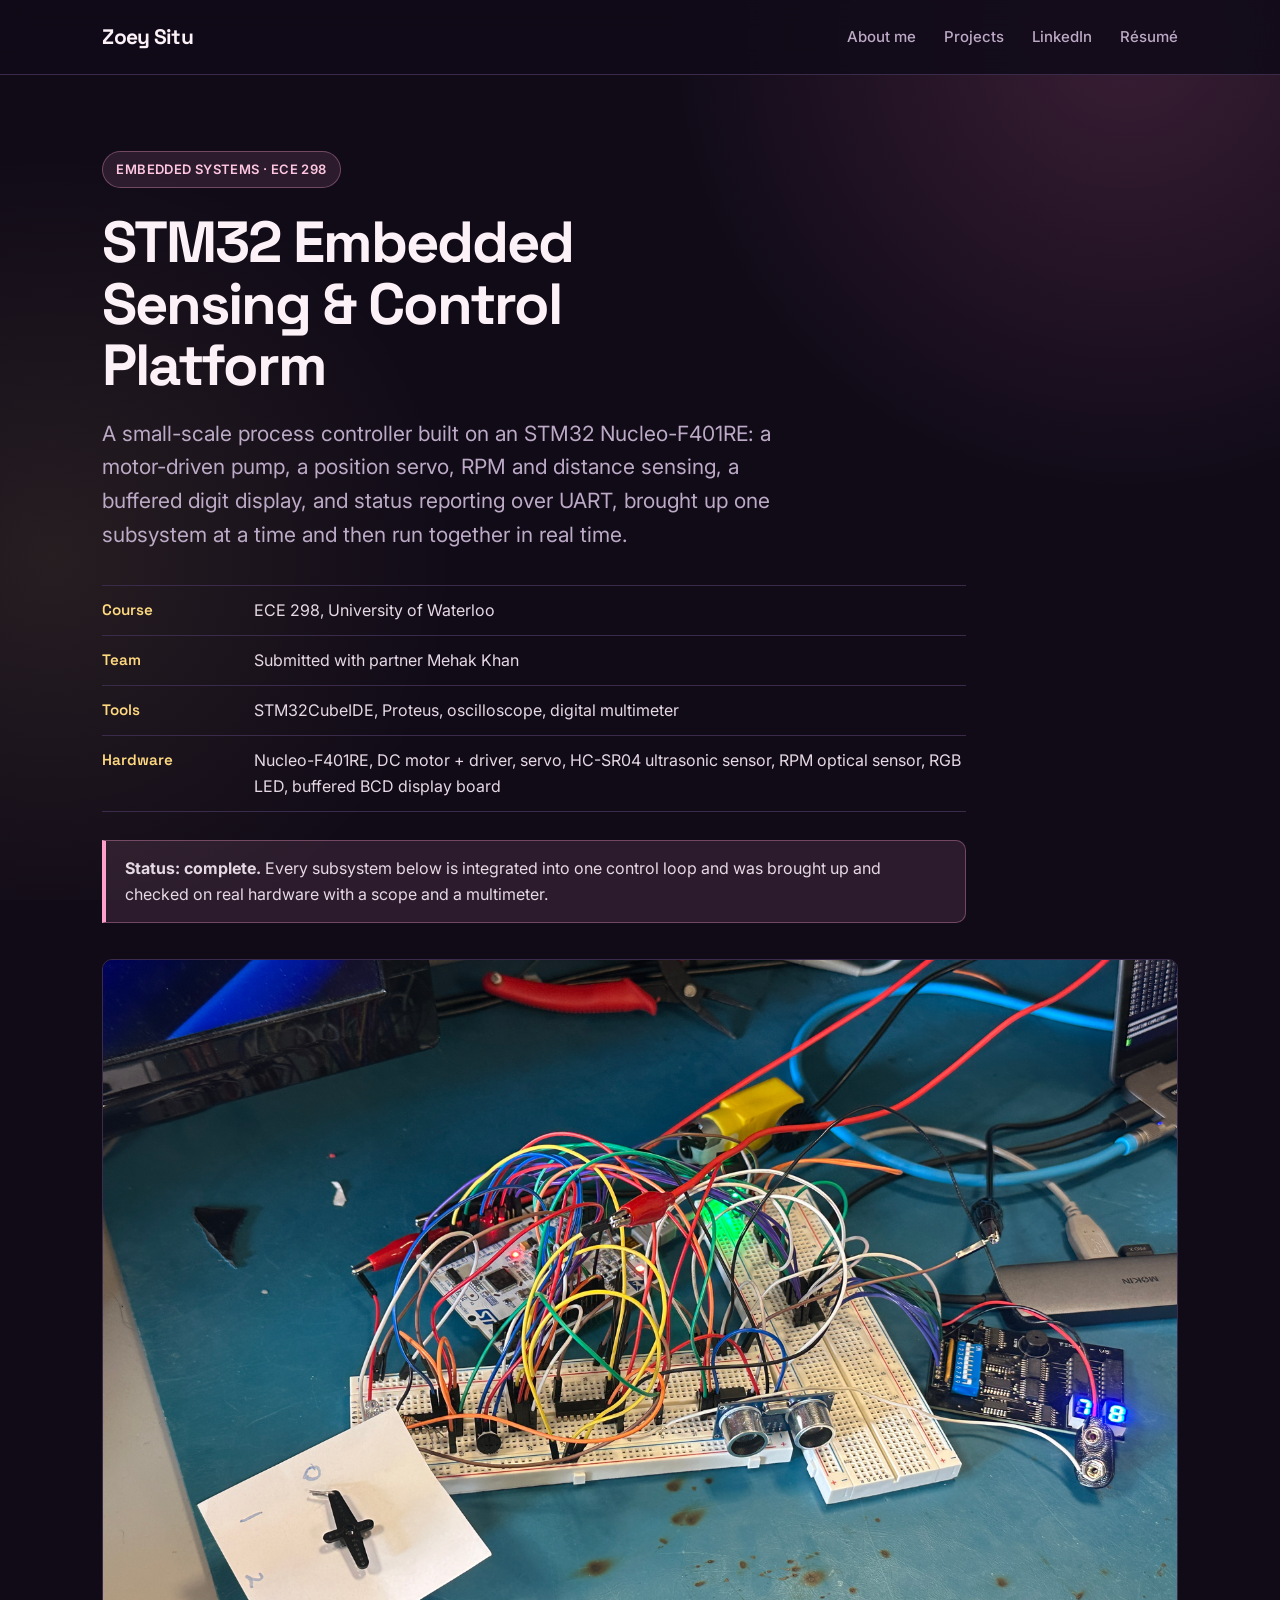
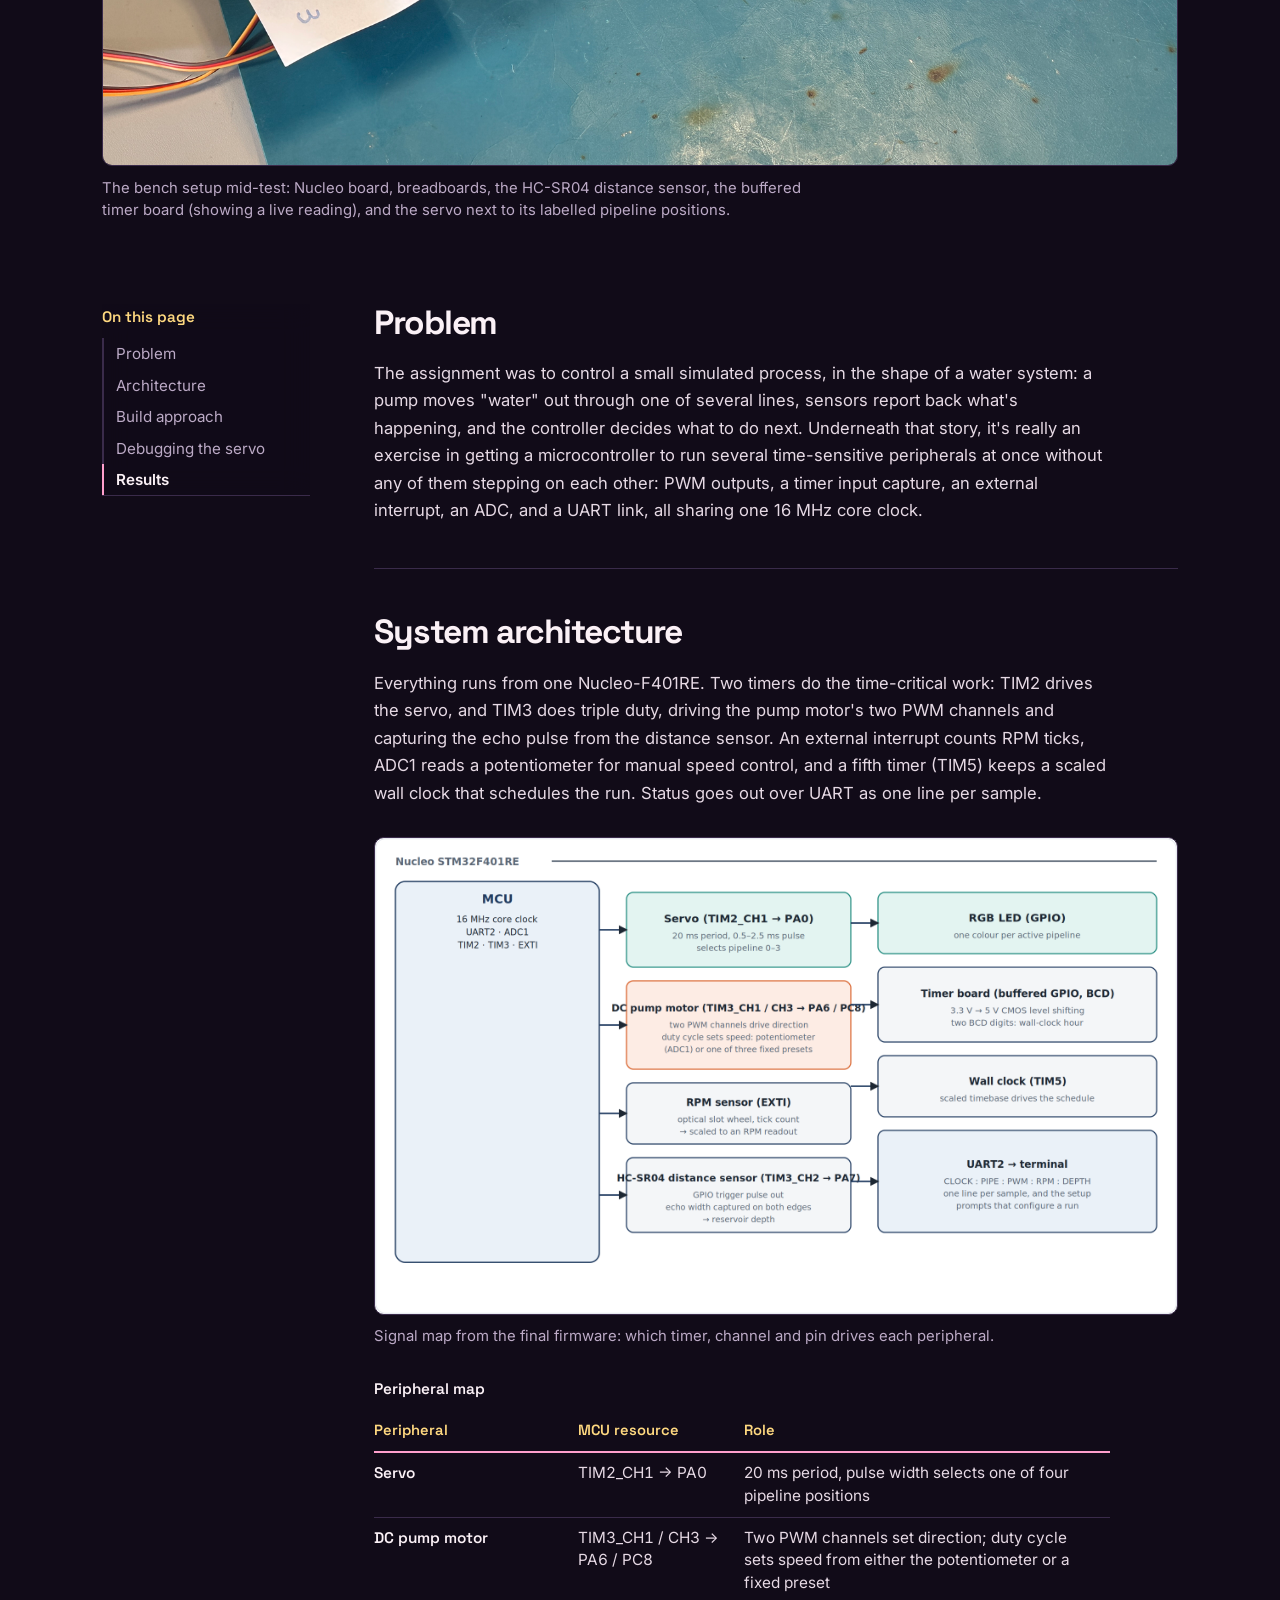
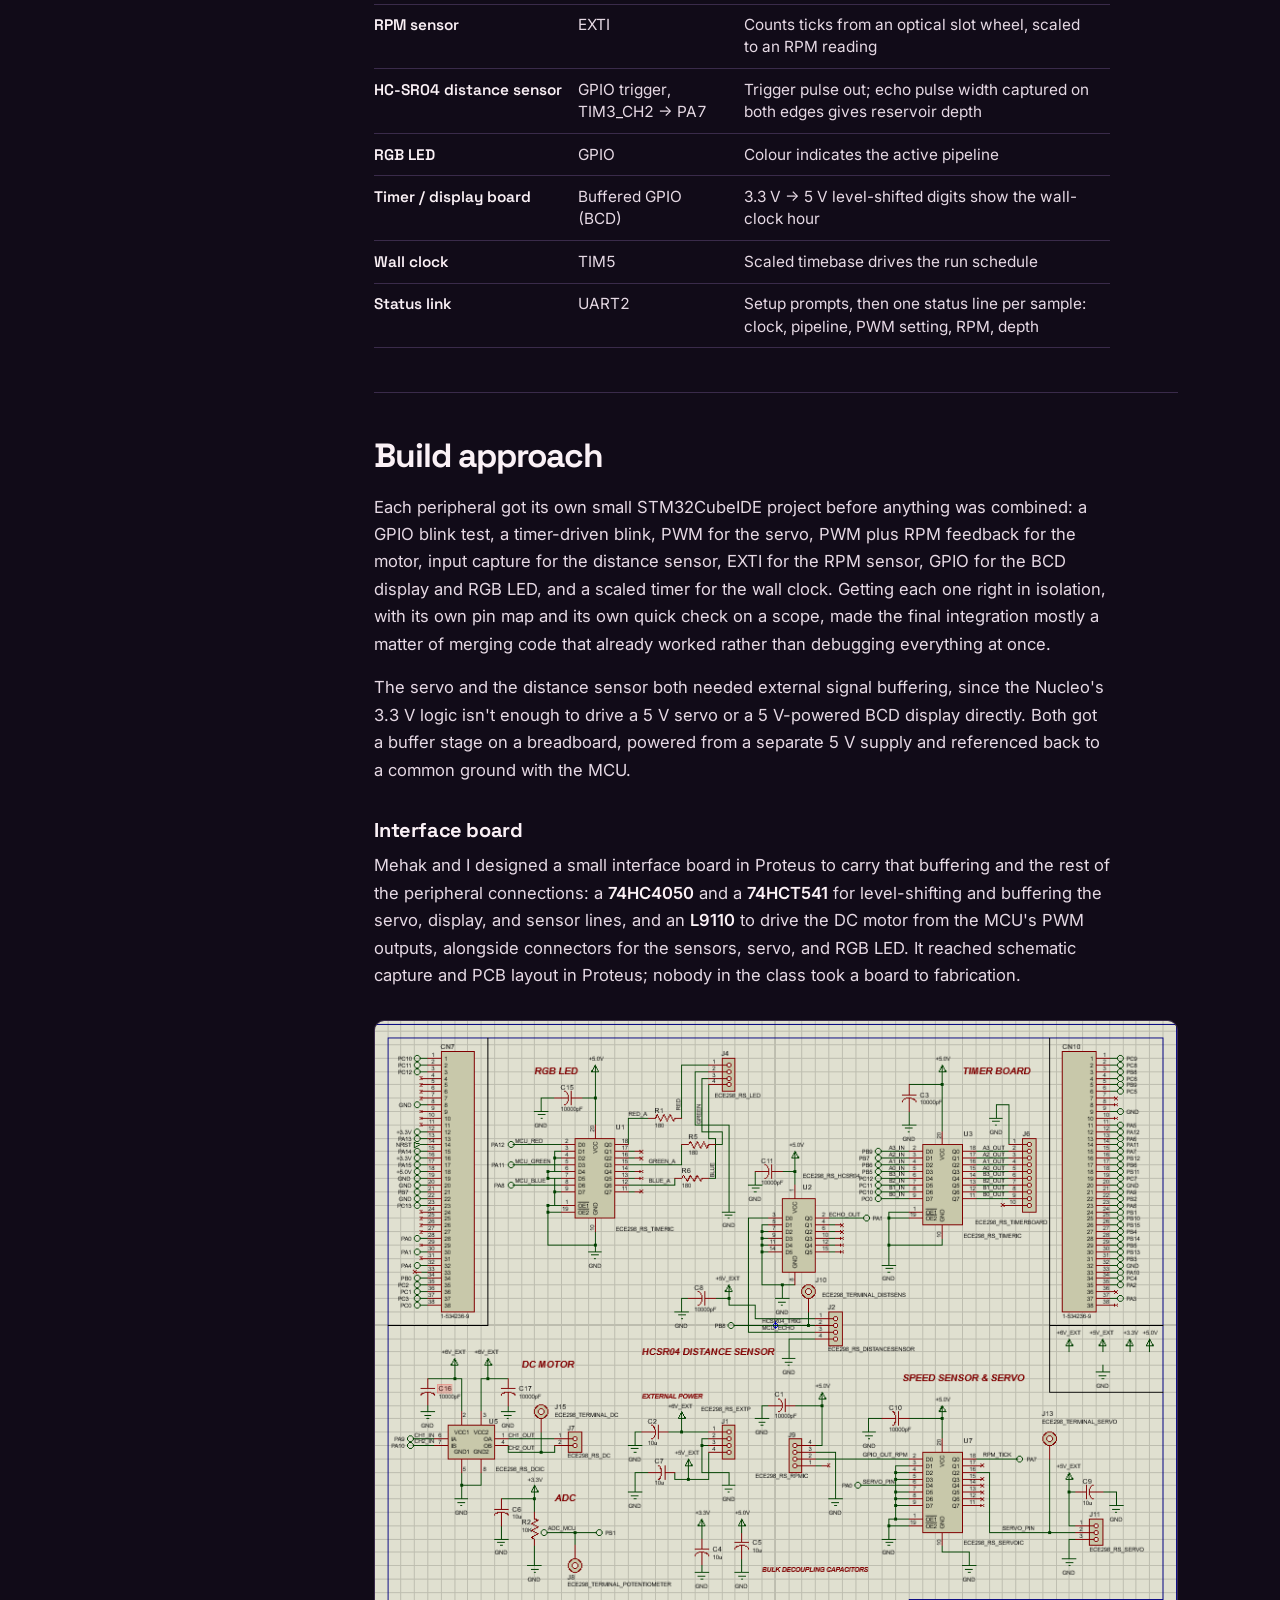
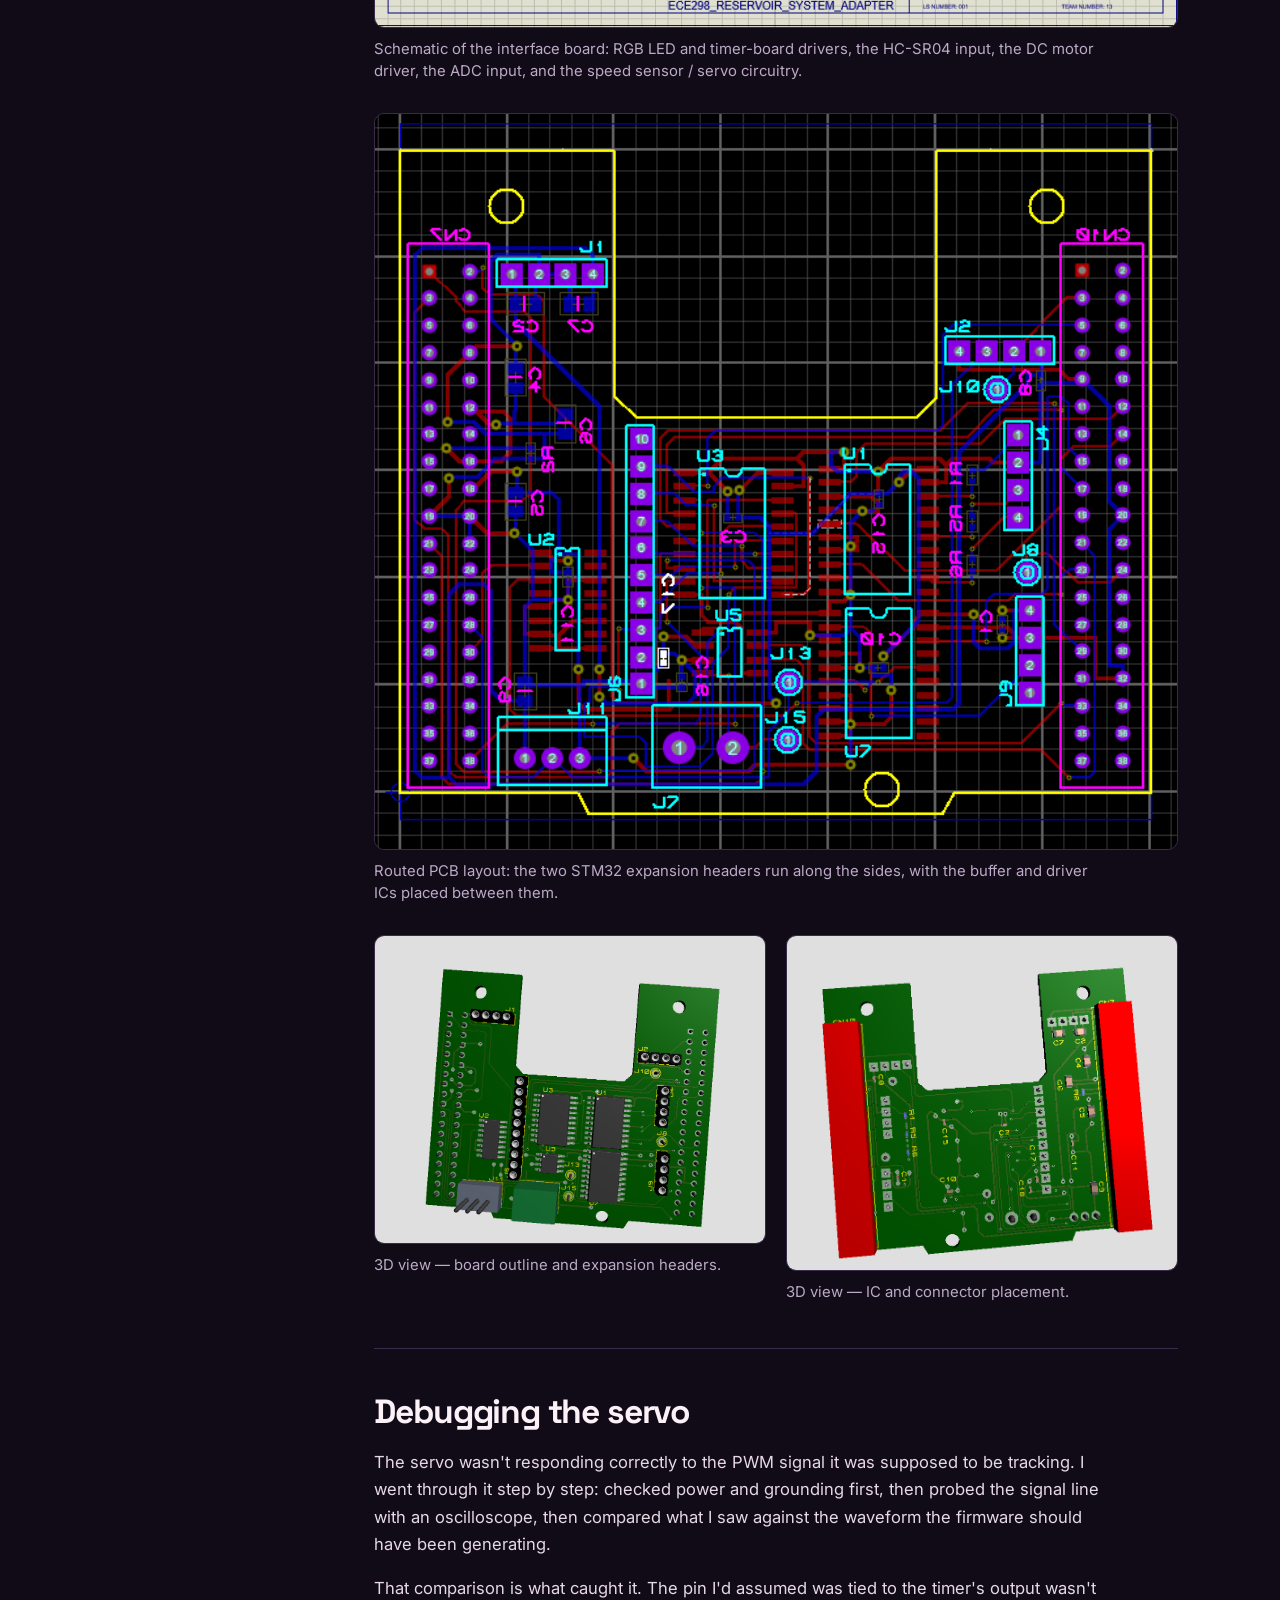
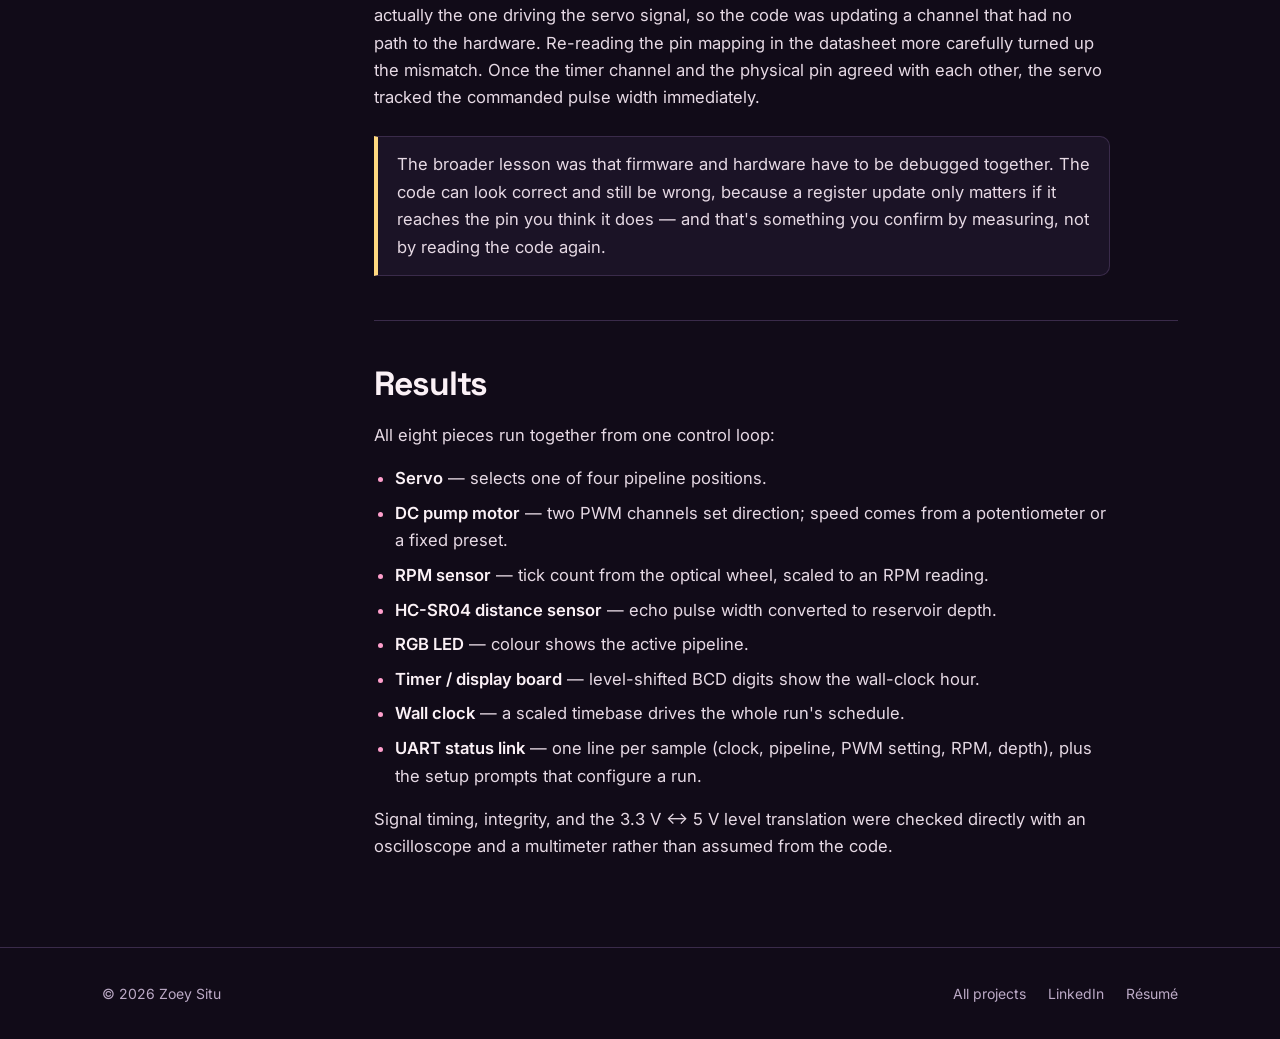
<file: embedded-systems.html>
<!DOCTYPE html>
<html lang="en" data-theme="pink-yellow">

<head>
  <meta charset="utf-8">
  <meta name="viewport" content="width=device-width, initial-scale=1">
  <title>STM32 Embedded Sensing &amp; Control Platform | Zoey Situ</title>
  <meta name="description" content="An STM32 Nucleo-F401RE control system for ECE 298: PWM-driven servo and DC motor, RPM and ultrasonic distance sensing, a buffered BCD display, RGB status, and UART reporting, built and debugged subsystem by subsystem.">

  <link rel="preconnect" href="https://fonts.googleapis.com">
  <link rel="preconnect" href="https://fonts.gstatic.com" crossorigin>
  <link href="https://fonts.googleapis.com/css2?family=Inter:wght@400;500;600&family=Space+Grotesk:wght@500;600;700&display=swap" rel="stylesheet">
  <link rel="stylesheet" href="styles.css">
</head>

<body class="project">

<nav>
  <div class="container nav-container">
    <a class="logo" href="index.html">Zoey Situ</a>
    <div class="nav-links">
      <a href="index.html#about">About me</a>
      <a href="index.html#projects">Projects</a>
      <a href="https://www.linkedin.com/in/zoeysitu" target="_blank" rel="noopener noreferrer">LinkedIn</a>
      <a href="Zoey_Situ_Resume.pdf" target="_blank" rel="noopener noreferrer">Résumé</a>
    </div>
  </div>
</nav>

<main class="container">

  <section class="hero" aria-labelledby="title">
    <div class="eyebrow">Embedded Systems · ECE 298</div>
    <h1 id="title">STM32 Embedded Sensing &amp; Control Platform</h1>
    <p class="lede">A small-scale process controller built on an STM32 Nucleo-F401RE: a motor-driven pump, a position servo, RPM and distance sensing, a buffered digit display, and status reporting over UART, brought up one subsystem at a time and then run together in real time.</p>

    <dl class="facts">
      <div><dt>Course</dt><dd>ECE 298, University of Waterloo</dd></div>
      <div><dt>Team</dt><dd>Submitted with partner Mehak Khan</dd></div>
      <div><dt>Tools</dt><dd>STM32CubeIDE, Proteus, oscilloscope, digital multimeter</dd></div>
      <div><dt>Hardware</dt><dd>Nucleo-F401RE, DC motor + driver, servo, HC-SR04 ultrasonic sensor, RPM optical sensor, RGB LED, buffered BCD display board</dd></div>
    </dl>

    <p class="status"><strong>Status: complete.</strong> Every subsystem below is integrated into one control loop and was brought up and checked on real hardware with a scope and a multimeter.</p>

    <figure>
      <img src="images/embedded-system-photo.png" width="1600" height="1200" alt="The assembled bench setup: an STM32 Nucleo-F401RE wired into two breadboards, an HC-SR04 ultrasonic sensor, a buffered timer board showing two lit digits, and a micro servo resting on a hand-labelled card marking pipeline positions 0 through 3.">
      <figcaption>The bench setup mid-test: Nucleo board, breadboards, the HC-SR04 distance sensor, the buffered timer board (showing a live reading), and the servo next to its labelled pipeline positions.</figcaption>
    </figure>
  </section>

  <div class="layout">

    <nav class="toc" aria-label="On this page">
      <p>On this page</p>
      <ol>
        <li><a href="#problem">Problem</a></li>
        <li><a href="#architecture">Architecture</a></li>
        <li><a href="#build">Build approach</a></li>
        <li><a href="#debugging">Debugging the servo</a></li>
        <li><a href="#results">Results</a></li>
      </ol>
    </nav>

    <article class="article">

      <section id="problem" aria-labelledby="h-problem">
        <h2 id="h-problem">Problem</h2>
        <p>The assignment was to control a small simulated process, in the shape of a water system: a pump moves "water" out through one of several lines, sensors report back what's happening, and the controller decides what to do next. Underneath that story, it's really an exercise in getting a microcontroller to run several time-sensitive peripherals at once without any of them stepping on each other: PWM outputs, a timer input capture, an external interrupt, an ADC, and a UART link, all sharing one 16 MHz core clock.</p>
      </section>

      <section id="architecture" aria-labelledby="h-arch">
        <h2 id="h-arch">System architecture</h2>
        <p>Everything runs from one Nucleo-F401RE. Two timers do the time-critical work: TIM2 drives the servo, and TIM3 does triple duty, driving the pump motor's two PWM channels and capturing the echo pulse from the distance sensor. An external interrupt counts RPM ticks, ADC1 reads a potentiometer for manual speed control, and a fifth timer (TIM5) keeps a scaled wall clock that schedules the run. Status goes out over UART as one line per sample.</p>
        <figure>
          <img src="images/embedded-architecture.png" width="1888" height="1120" alt="Block diagram: the MCU's TIM2, TIM3, EXTI, ADC1 and UART2 connect to a servo, a DC pump motor, an RPM sensor, a distance sensor, an RGB LED, a buffered BCD timer board, a wall clock, and a UART terminal link.">
          <figcaption>Signal map from the final firmware: which timer, channel and pin drives each peripheral.</figcaption>
        </figure>

        <div class="table-wrap">
          <table class="results">
            <caption>Peripheral map</caption>
            <thead><tr><th scope="col">Peripheral</th><th scope="col">MCU resource</th><th scope="col">Role</th></tr></thead>
            <tbody>
              <tr><th scope="row">Servo</th><td class="num">TIM2_CH1 → PA0</td><td>20 ms period, pulse width selects one of four pipeline positions</td></tr>
              <tr><th scope="row">DC pump motor</th><td class="num">TIM3_CH1 / CH3 → PA6 / PC8</td><td>Two PWM channels set direction; duty cycle sets speed from either the potentiometer or a fixed preset</td></tr>
              <tr><th scope="row">RPM sensor</th><td class="num">EXTI</td><td>Counts ticks from an optical slot wheel, scaled to an RPM reading</td></tr>
              <tr><th scope="row">HC-SR04 distance sensor</th><td class="num">GPIO trigger, TIM3_CH2 → PA7</td><td>Trigger pulse out; echo pulse width captured on both edges gives reservoir depth</td></tr>
              <tr><th scope="row">RGB LED</th><td class="num">GPIO</td><td>Colour indicates the active pipeline</td></tr>
              <tr><th scope="row">Timer / display board</th><td class="num">Buffered GPIO (BCD)</td><td>3.3 V → 5 V level-shifted digits show the wall-clock hour</td></tr>
              <tr><th scope="row">Wall clock</th><td class="num">TIM5</td><td>Scaled timebase drives the run schedule</td></tr>
              <tr><th scope="row">Status link</th><td class="num">UART2</td><td>Setup prompts, then one status line per sample: clock, pipeline, PWM setting, RPM, depth</td></tr>
            </tbody>
          </table>
        </div>
      </section>

      <section id="build" aria-labelledby="h-build">
        <h2 id="h-build">Build approach</h2>
        <p>Each peripheral got its own small STM32CubeIDE project before anything was combined: a GPIO blink test, a timer-driven blink, PWM for the servo, PWM plus RPM feedback for the motor, input capture for the distance sensor, EXTI for the RPM sensor, GPIO for the BCD display and RGB LED, and a scaled timer for the wall clock. Getting each one right in isolation, with its own pin map and its own quick check on a scope, made the final integration mostly a matter of merging code that already worked rather than debugging everything at once.</p>
        <p>The servo and the distance sensor both needed external signal buffering, since the Nucleo's 3.3 V logic isn't enough to drive a 5 V servo or a 5 V-powered BCD display directly. Both got a buffer stage on a breadboard, powered from a separate 5 V supply and referenced back to a common ground with the MCU.</p>

        <h3>Interface board</h3>
        <p>Mehak and I designed a small interface board in Proteus to carry that buffering and the rest of the peripheral connections: a <strong>74HC4050</strong> and a <strong>74HCT541</strong> for level-shifting and buffering the servo, display, and sensor lines, and an <strong>L9110</strong> to drive the DC motor from the MCU's PWM outputs, alongside connectors for the sensors, servo, and RGB LED. It reached schematic capture and PCB layout in Proteus; nobody in the class took a board to fabrication.</p>

        <figure>
          <img src="images/embedded-interface-schematic.png" width="828" height="626" alt="Proteus schematic of the ECE298 reservoir-system adapter board, showing the RGB LED driver, timer board interface, HC-SR04 distance sensor input, DC motor driver, ADC potentiometer input, and speed sensor / servo circuitry.">
          <figcaption>Schematic of the interface board: RGB LED and timer-board drivers, the HC-SR04 input, the DC motor driver, the ADC input, and the speed sensor / servo circuitry.</figcaption>
        </figure>
        <figure>
          <img src="images/embedded-interface-pcb.png" width="613" height="562" alt="Routed PCB layout of the interface board in Proteus, with the two STM32 expansion headers along the sides and the buffer and driver ICs placed in the middle.">
          <figcaption>Routed PCB layout: the two STM32 expansion headers run along the sides, with the buffer and driver ICs placed between them.</figcaption>
        </figure>
        <div class="pair">
          <figure>
            <img src="images/embedded-interface-3d-1.png" width="1046" height="823" alt="3D render of the interface board in Proteus's visualizer, showing the board outline and the two tall expansion headers.">
            <figcaption>3D view — board outline and expansion headers.</figcaption>
          </figure>
          <figure>
            <img src="images/embedded-interface-3d-2.png" width="867" height="743" alt="3D render of the interface board from a different angle, showing the buffer and driver ICs and connector placement.">
            <figcaption>3D view — IC and connector placement.</figcaption>
          </figure>
        </div>
      </section>

      <section id="debugging" aria-labelledby="h-debug">
        <h2 id="h-debug">Debugging the servo</h2>
        <p>The servo wasn't responding correctly to the PWM signal it was supposed to be tracking. I went through it step by step: checked power and grounding first, then probed the signal line with an oscilloscope, then compared what I saw against the waveform the firmware should have been generating.</p>
        <p>That comparison is what caught it. The pin I'd assumed was tied to the timer's output wasn't actually the one driving the servo signal, so the code was updating a channel that had no path to the hardware. Re-reading the pin mapping in the datasheet more carefully turned up the mismatch. Once the timer channel and the physical pin agreed with each other, the servo tracked the commanded pulse width immediately.</p>
        <p class="callout">The broader lesson was that firmware and hardware have to be debugged together. The code can look correct and still be wrong, because a register update only matters if it reaches the pin you think it does — and that's something you confirm by measuring, not by reading the code again.</p>
      </section>

      <section id="results" aria-labelledby="h-results">
        <h2 id="h-results">Results</h2>
        <p>All eight pieces run together from one control loop:</p>
        <ul>
          <li><strong>Servo</strong> — selects one of four pipeline positions.</li>
          <li><strong>DC pump motor</strong> — two PWM channels set direction; speed comes from a potentiometer or a fixed preset.</li>
          <li><strong>RPM sensor</strong> — tick count from the optical wheel, scaled to an RPM reading.</li>
          <li><strong>HC-SR04 distance sensor</strong> — echo pulse width converted to reservoir depth.</li>
          <li><strong>RGB LED</strong> — colour shows the active pipeline.</li>
          <li><strong>Timer / display board</strong> — level-shifted BCD digits show the wall-clock hour.</li>
          <li><strong>Wall clock</strong> — a scaled timebase drives the whole run's schedule.</li>
          <li><strong>UART status link</strong> — one line per sample (clock, pipeline, PWM setting, RPM, depth), plus the setup prompts that configure a run.</li>
        </ul>
        <p>Signal timing, integrity, and the 3.3 V ↔ 5 V level translation were checked directly with an oscilloscope and a multimeter rather than assumed from the code.</p>
      </section>

    </article>
  </div>
</main>

<footer>
  <div class="container footer-content">
    <span>© 2026 Zoey Situ</span>
    <div class="footer-links">
      <a href="index.html#projects">All projects</a>
      <a href="https://www.linkedin.com/in/zoeysitu" target="_blank" rel="noopener noreferrer">LinkedIn</a>
      <a href="Zoey_Situ_Resume.pdf" target="_blank" rel="noopener noreferrer">Résumé</a>
    </div>
  </div>
</footer>

<script>
  (function () {
    var links = document.querySelectorAll('.toc a');
    if (!('IntersectionObserver' in window) || !links.length) return;
    var byId = {};
    links.forEach(function (a) { byId[a.getAttribute('href').slice(1)] = a; });
    var obs = new IntersectionObserver(function (entries) {
      entries.forEach(function (e) {
        if (e.isIntersecting) {
          links.forEach(function (a) { a.classList.remove('is-active'); });
          var a = byId[e.target.id]; if (a) a.classList.add('is-active');
        }
      });
    }, { rootMargin: '-20% 0px -70% 0px' });
    Object.keys(byId).forEach(function (id) {
      var el = document.getElementById(id); if (el) obs.observe(el);
    });
  })();
</script>
</body>
</html>
</file>
<file: styles.css>
/* ==========================================================================
   Zoey Situ — shared stylesheet (home page + every project page)

   Change the look of the whole site with ONE attribute on the <html> tag:
     <html lang="en" data-theme="pink-yellow">   (default)
     <html lang="en" data-theme="pink">
     <html lang="en" data-theme="light-blue">

   Fonts: Space Grotesk (headings, logo) and Inter (text).
   ========================================================================== */

/* ---------- theme tokens ---------- */
:root,
[data-theme="pink-yellow"] {
  --background: #110b18;
  --surface: #1b1326;
  --surface-hover: #241a32;
  --border: #3a2b4a;
  --text: #fbf1f6;
  --text-soft: #e6d9e4;
  --muted: #bcaac6;
  --accent: #ff9fcc;
  --accent-light: #ffc6e1;
  --accent-2: #ffd980;
  --on-accent: #2a1024;
  --accent-background: rgba(255, 159, 204, 0.11);
  --accent-border: rgba(255, 159, 204, 0.34);
  --glow-1: rgba(255, 120, 190, 0.17);
  --glow-2: rgba(255, 217, 128, 0.09);
}

[data-theme="pink"] {
  --background: #130a17;
  --surface: #1e1224;
  --surface-hover: #281a30;
  --border: #40284a;
  --text: #fdf0f7;
  --text-soft: #ecd8e6;
  --muted: #c3a7cb;
  --accent: #ff8fc4;
  --accent-light: #ffbde0;
  --accent-2: #ff6fb0;
  --on-accent: #2b0d1f;
  --accent-background: rgba(255, 143, 196, 0.11);
  --accent-border: rgba(255, 143, 196, 0.34);
  --glow-1: rgba(255, 100, 180, 0.19);
  --glow-2: rgba(190, 120, 255, 0.09);
}

[data-theme="light-blue"] {
  --background: #07111c;
  --surface: #0e1b2a;
  --surface-hover: #142438;
  --border: #243a52;
  --text: #eef7ff;
  --text-soft: #d6e5f2;
  --muted: #9fb6ca;
  --accent: #8fd6ff;
  --accent-light: #bfe7ff;
  --accent-2: #ffb8dc;
  --on-accent: #06202f;
  --accent-background: rgba(143, 214, 255, 0.11);
  --accent-border: rgba(143, 214, 255, 0.34);
  --glow-1: rgba(90, 190, 255, 0.16);
  --glow-2: rgba(255, 150, 210, 0.09);
}

/* circuit-block colours (match the annotated schematic) */
:root {
  --core: #5cc8ff;
  --amp: #ffb84d;
  --out: #6ee7b7;
  --start: #f0abfc;
}

/* ---------- base ---------- */
* { box-sizing: border-box; }

html { scroll-behavior: smooth; scroll-padding-top: 92px; }
@media (prefers-reduced-motion: reduce) { html { scroll-behavior: auto; } }

body {
  margin: 0;
  background:
    radial-gradient(circle at 88% 4%, var(--glow-1), transparent 32%),
    radial-gradient(circle at 4% 62%, var(--glow-2), transparent 30%),
    var(--background);
  background-attachment: fixed;
  color: var(--text);
  font-family: "Inter", system-ui, sans-serif;
  line-height: 1.65;
}

h1, h2, h3, .logo { font-family: "Space Grotesk", "Inter", sans-serif; letter-spacing: -0.035em; }

a { color: inherit; }
img { max-width: 100%; height: auto; display: block; }
:focus-visible { outline: 3px solid var(--accent-2); outline-offset: 3px; border-radius: 4px; }

.container { width: min(1120px, 84%); margin: 0 auto; }

/* ---------- navigation ---------- */
nav {
  position: sticky; top: 0; z-index: 100;
  border-bottom: 1px solid var(--border);
  background: color-mix(in srgb, var(--background) 88%, transparent);
  backdrop-filter: blur(14px);
}
.nav-container { min-height: 74px; display: flex; align-items: center; justify-content: space-between; gap: 30px; }
.logo { font-size: 21px; font-weight: 700; text-decoration: none; }
.nav-links { display: flex; align-items: center; gap: 28px; }
.nav-links a { color: var(--muted); font-size: 15px; font-weight: 500; text-decoration: none; transition: color 0.2s ease; }
.nav-links a:hover, .nav-links a[aria-current="page"] { color: var(--accent); }

/* ---------- buttons ---------- */
.button {
  display: inline-flex; align-items: center; justify-content: center;
  min-height: 48px; padding: 0 21px;
  border: 1px solid var(--border); border-radius: 9px;
  font-size: 15px; font-weight: 600; text-decoration: none;
  transition: transform 0.2s ease, background 0.2s ease, border-color 0.2s ease;
}
.button:hover { transform: translateY(-2px); }
.button-primary { border-color: var(--accent); background: var(--accent); color: var(--on-accent); }
.button-primary:hover { background: var(--accent-light); }
.button-secondary { background: var(--surface); color: var(--text); }
.button-secondary:hover { border-color: var(--accent); background: var(--surface-hover); }

/* pill above a page title */
.eyebrow {
  display: inline-flex; align-items: center; gap: 9px;
  margin-bottom: 24px; padding: 7px 13px;
  border: 1px solid var(--accent-border); border-radius: 999px;
  background: var(--accent-background); color: var(--accent-light);
  font-size: 13px; font-weight: 600; letter-spacing: 0.03em; text-transform: uppercase;
}
.status-dot { width: 8px; height: 8px; border-radius: 50%; background: #5ee6a8; box-shadow: 0 0 12px rgba(94, 230, 168, 0.8); }

/* two-colour accent for headline words */
.highlight {
  color: var(--accent);
  background: linear-gradient(90deg, var(--accent), var(--accent-2));
  -webkit-background-clip: text; background-clip: text;
  -webkit-text-fill-color: transparent;
}

/* ---------- footer ---------- */
footer { margin-top: 70px; padding: 34px 0; border-top: 1px solid var(--border); color: var(--muted); font-size: 14px; }
.footer-content { display: flex; justify-content: space-between; align-items: center; gap: 24px; }
.footer-links { display: flex; gap: 22px; }
.footer-links a { color: var(--muted); text-decoration: none; }
.footer-links a:hover { color: var(--accent); }

/* ==========================================================================
   HOME PAGE  (<body class="home">)
   ========================================================================== */
.home header { min-height: 610px; display: flex; align-items: center; padding: 100px 0 80px; }
.home .hero-content { max-width: 870px; }
.home header h1 { max-width: 800px; margin: 0 0 22px; font-size: clamp(48px, 8vw, 76px); line-height: 1.04; }
.home header p { max-width: 740px; margin: 0; color: var(--muted); font-size: clamp(18px, 2.5vw, 22px); line-height: 1.7; }
.hero-actions { display: flex; flex-wrap: wrap; gap: 14px; margin-top: 36px; }

.home section { padding: 90px 0; scroll-margin-top: 74px; }
.section-label { margin-bottom: 8px; color: var(--accent-2); font-size: 13px; font-weight: 600; letter-spacing: 0.12em; text-transform: uppercase; }
.home section h2 { margin: 0 0 28px; font-size: clamp(32px, 5vw, 44px); line-height: 1.15; }

.about-grid { display: grid; grid-template-columns: minmax(0, 1.5fr) minmax(260px, 1fr); gap: 70px; align-items: start; }
.about-text { max-width: 700px; margin: 0; color: var(--muted); font-size: 18px; }
.skills { display: flex; flex-wrap: wrap; gap: 10px; }
.skill { padding: 7px 12px; border: 1px solid var(--border); border-radius: 7px; background: var(--surface); color: var(--text-soft); font-size: 13px; font-weight: 500; }

.projects-heading { display: flex; justify-content: space-between; align-items: end; gap: 30px; margin-bottom: 34px; }
.projects-heading h2 { margin-bottom: 0; }
.projects-intro { max-width: 470px; margin: 0; color: var(--muted); }
.projects { display: grid; grid-template-columns: repeat(3, minmax(0, 1fr)); gap: 22px; }

.card {
  position: relative; min-height: 330px; display: flex; flex-direction: column; padding: 30px;
  border: 1px solid var(--border); border-radius: 15px; overflow: hidden;
  background: linear-gradient(145deg, rgba(255, 255, 255, 0.03), transparent), var(--surface);
  transition: transform 0.25s ease, border-color 0.25s ease, background 0.25s ease;
}
.card::before {
  content: ""; position: absolute; inset: 0 0 auto 0; height: 3px;
  background: linear-gradient(90deg, var(--accent), var(--accent-2));
  opacity: 0; transition: opacity 0.25s ease;
}
.card:hover { transform: translateY(-6px); border-color: var(--accent-border); background-color: var(--surface-hover); }
.card:hover::before { opacity: 1; }
.project-number { margin-bottom: 30px; color: var(--accent-2); font-family: "Space Grotesk", sans-serif; font-size: 14px; font-weight: 600; }
.card h3 { margin: 0 0 16px; font-size: 23px; line-height: 1.3; }
.card p { margin: 0 0 26px; color: var(--muted); font-size: 15px; }
.card a { margin-top: auto; color: var(--accent); font-size: 15px; font-weight: 600; text-decoration: none; }
.card a:hover { color: var(--accent-light); }

/* ==========================================================================
   PROJECT PAGES  (<body class="project">)
   ========================================================================== */
.project .hero { padding: 76px 0 36px; }
.project .hero h1 { font-size: clamp(36px, 5.6vw, 58px); line-height: 1.06; margin: 0 0 20px; max-width: 18ch; }
.project .lede { font-size: clamp(18px, 2.2vw, 21px); line-height: 1.6; color: var(--muted); max-width: 44rem; margin: 0 0 34px; }

.facts { margin: 0 0 28px; max-width: 54rem; border-top: 1px solid var(--border); }
.facts > div { display: grid; grid-template-columns: 8.5rem 1fr; gap: 1rem; padding: 0.7rem 0; border-bottom: 1px solid var(--border); }
.facts dt { font-family: "Space Grotesk", sans-serif; font-weight: 600; font-size: 0.95rem; color: var(--accent-2); }
.facts dd { margin: 0; color: var(--text-soft); }

.status {
  max-width: 54rem; margin: 0 0 36px; padding: 0.9rem 1.15rem;
  border: 1px solid var(--accent-border); border-left: 4px solid var(--accent);
  border-radius: 0 10px 10px 0; background: var(--accent-background); color: var(--text-soft);
}

.schematic { margin: 0; }
.schematic a { display: block; background: #05080d; border: 1px solid var(--border); border-radius: 12px; overflow: hidden; transition: border-color 0.2s ease; }
.schematic a:hover { border-color: var(--accent-border); }
.schematic img { width: 100%; }
.legend { display: flex; flex-wrap: wrap; gap: 0.35rem 1.5rem; list-style: none; margin: 0.95rem 0 0; padding: 0; font-size: 0.9rem; color: var(--muted); }
.legend li { display: flex; align-items: center; gap: 0.5rem; }
.legend i { width: 0.85rem; height: 0.85rem; border-radius: 3px; display: inline-block; }
.legend .c-core { background: var(--core); }
.legend .c-amp { background: var(--amp); }
.legend .c-out { background: var(--out); }
.legend .c-start { background: var(--start); }

/* contents rail + article */
.layout { display: grid; grid-template-columns: 1fr; gap: 2rem; padding-top: 1rem; }
@media (min-width: 62rem) { .layout { grid-template-columns: 13rem minmax(0, 1fr); gap: 4rem; } }

.toc { font-size: 0.95rem; }
.toc p { margin: 0 0 0.6rem; font-family: "Space Grotesk", sans-serif; font-weight: 600; color: var(--accent-2); }
.toc ol { list-style: none; margin: 0; padding: 0; display: flex; flex-wrap: wrap; gap: 0.25rem 1.25rem; }
.toc a { color: var(--muted); text-decoration: none; display: block; padding: 0.2rem 0 0.2rem 0.75rem; border-left: 2px solid var(--border); }
.toc a:hover { color: var(--text); border-left-color: var(--muted); }
.toc a.is-active { color: var(--text); font-weight: 600; border-left-color: var(--accent); }
@media (min-width: 62rem) {
  .toc { position: sticky; top: 100px; align-self: start; }
  .toc ol { display: block; }
}

.article { min-width: 0; color: var(--text-soft); font-size: 1.04rem; }
.article > section { padding-top: 2.75rem; margin-top: 2.75rem; border-top: 1px solid var(--border); }
.article > section:first-child { margin-top: 0; padding-top: 0; border-top: 0; }
.article h2 { font-size: clamp(1.7rem, 3.4vw, 2.1rem); line-height: 1.15; margin: 0 0 1.1rem; color: var(--text); }
.article h3 { font-size: 1.25rem; line-height: 1.25; margin: 2.1rem 0 0.6rem; color: var(--text); letter-spacing: -0.02em; }
.article p, .article ul, .article ol.steps { max-width: 46rem; margin: 0 0 1rem; }
.article ul, .article ol.steps { padding-left: 1.3rem; }
.article li { margin-bottom: 0.45rem; }
.article li::marker { color: var(--accent); }
.article strong { color: var(--text); font-weight: 600; }
.article a { color: var(--accent); text-underline-offset: 0.18em; }
.article a:hover { color: var(--accent-light); }

.mark { padding-left: 1rem; border-left: 4px solid var(--border); }
.mark--core { border-left-color: var(--core); }
.mark--amp { border-left-color: var(--amp); }
.mark--out { border-left-color: var(--out); }

.eq {
  max-width: 46rem; margin: 1.25rem 0; padding: 0.95rem 1.25rem;
  background: var(--surface); border: 1px solid var(--border); border-left: 4px solid var(--accent-2);
  border-radius: 0 10px 10px 0; font-size: 1.08rem; line-height: 1.95; color: var(--text);
}
.eq .note { color: var(--muted); font-size: 0.92rem; }

.article .callout {
  max-width: 46rem; margin: 1.5rem 0; padding: 0.9rem 1.15rem;
  background: var(--surface); border: 1px solid var(--border); border-left: 4px solid var(--accent-2);
  border-radius: 0 10px 10px 0;
}

code { font-size: 0.88em; background: var(--surface); color: var(--accent-light); padding: 0.12em 0.4em; border-radius: 5px; border: 1px solid var(--border); }

/* figures */
figure { margin: 1.9rem 0; }
figure img { width: 100%; border: 1px solid var(--border); border-radius: 10px; background: #ffffff; }
figure.dark img { background: #05080d; }
figure.narrow { max-width: 40rem; }
figcaption { margin-top: 0.65rem; max-width: 46rem; font-size: 0.93rem; line-height: 1.5; color: var(--muted); }
.pair { display: grid; grid-template-columns: 1fr; gap: 1.25rem; margin: 1.9rem 0; }
.pair figure { margin: 0; }
@media (min-width: 46rem) { .pair { grid-template-columns: 1fr 1fr; } }

/* tables */
.table-wrap { overflow-x: auto; margin: 1.6rem 0; max-width: 100%; }
table { border-collapse: collapse; width: 100%; font-size: 0.96rem; line-height: 1.45; }
caption { text-align: left; font-family: "Space Grotesk", sans-serif; font-weight: 600; color: var(--text); padding: 0 0 0.65rem; }
th, td { text-align: left; vertical-align: top; padding: 0.6rem 1rem 0.6rem 0; border-bottom: 1px solid var(--border); }
thead th { font-family: "Space Grotesk", sans-serif; font-weight: 600; font-size: 0.92rem; color: var(--accent-2); border-bottom: 2px solid var(--accent); white-space: nowrap; }
tbody th { font-family: "Space Grotesk", sans-serif; font-weight: 600; color: var(--text); white-space: nowrap; }
td.num, th.num { font-variant-numeric: tabular-nums; }
.results { max-width: 46rem; }


/* ---------- "at a glance" summary and collapsible detail sections ---------- */
.glance { max-width: 54rem; margin: 0 0 40px; }
.glance h2 { font-size: 1.5rem; line-height: 1.2; margin: 0 0 0.8rem; }
.glance > p { color: var(--text-soft); max-width: 46rem; margin: 0 0 1.25rem; }
.glance .table-wrap { margin: 0 0 0.9rem; }
.glance .hint { margin: 0; color: var(--muted); font-size: 0.93rem; }

details.more { margin: 1.5rem 0; border: 1px solid var(--border); border-radius: 12px; background: var(--surface); }
details.more > summary {
  cursor: pointer; list-style: none; display: flex; align-items: center; justify-content: space-between; gap: 1rem;
  padding: 0.85rem 1.15rem; border-radius: 12px;
  font-family: "Space Grotesk", sans-serif; font-weight: 600; color: var(--accent);
}
details.more > summary::-webkit-details-marker { display: none; }
details.more > summary::after { content: "+"; font-size: 1.4rem; line-height: 1; color: var(--accent-2); }
details.more[open] > summary::after { content: "−"; }
details.more > summary:hover { background: var(--surface-hover); }
details.more[open] > summary { border-bottom: 1px solid var(--border); border-radius: 12px 12px 0 0; }
.more-body { padding: 0.25rem 1.15rem 1.15rem; }
.more-body > :first-child { margin-top: 1rem; }
.more-body h3 { margin-top: 1.6rem; }
.more-body figure:last-child, .more-body .table-wrap:last-child { margin-bottom: 0; }

/* ---------- responsive ---------- */
@media (max-width: 900px) {
  .projects { grid-template-columns: 1fr; }
  .card { min-height: auto; }
  .about-grid { grid-template-columns: 1fr; gap: 38px; }
  .projects-heading { display: block; }
  .projects-intro { margin-top: 18px; }
}
@media (max-width: 680px) {
  .container { width: min(90%, 1120px); }
  .nav-container { min-height: auto; padding: 18px 0; align-items: flex-start; }
  .nav-links { max-width: 230px; justify-content: flex-end; flex-wrap: wrap; gap: 10px 18px; }
  .nav-links a { font-size: 13px; }
  .home header { min-height: auto; padding: 90px 0 55px; }
  .home section { padding: 65px 0; }
  .hero-actions { flex-direction: column; align-items: stretch; }
  .button { width: 100%; }
  .footer-content { align-items: flex-start; flex-direction: column; }
  .facts > div { grid-template-columns: 1fr; gap: 0.15rem; }
}

@media print {
  nav, .toc, footer { display: none; }
  body { background: #fff; color: #000; }
}
</file>
